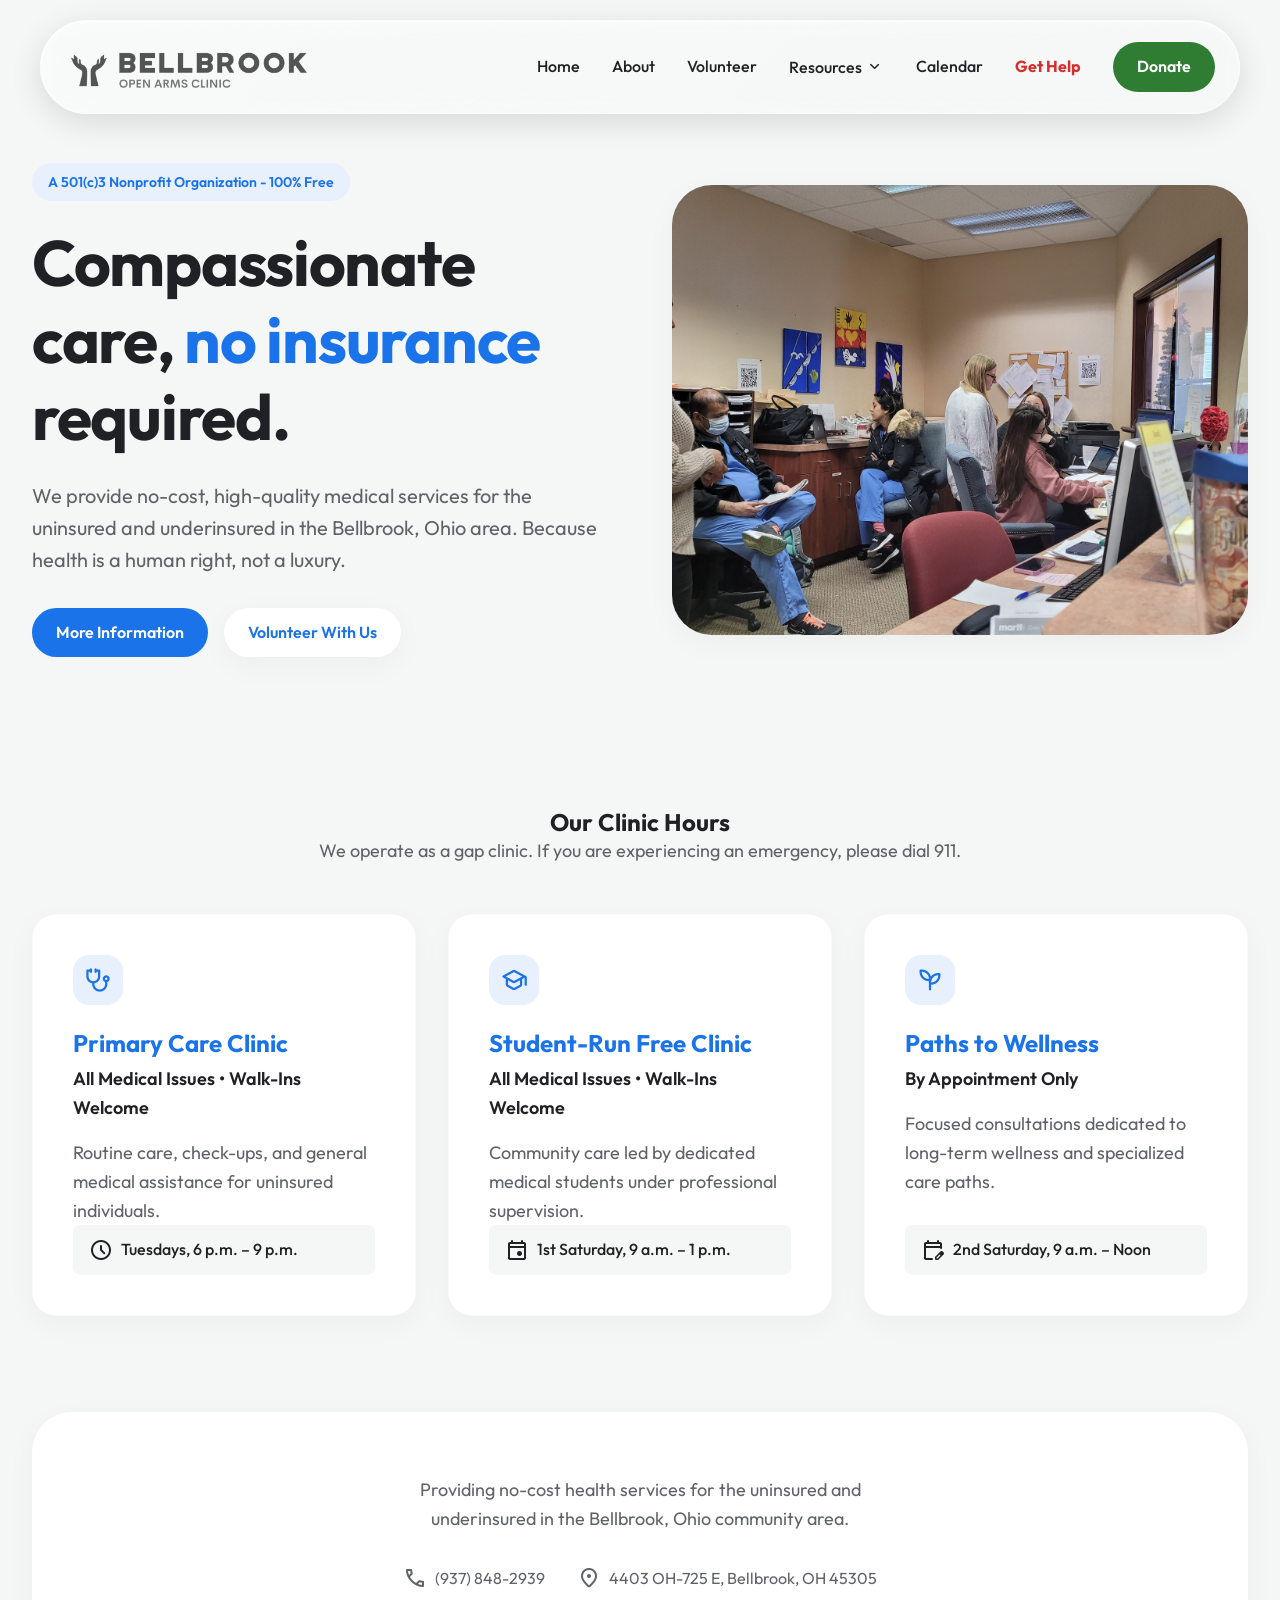
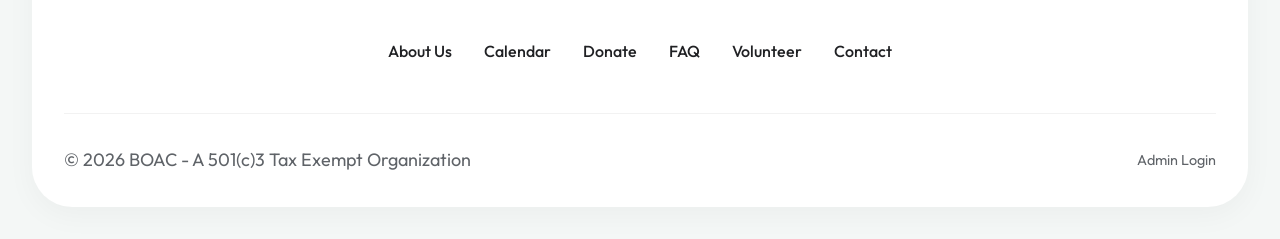
<file: index.html>
<!DOCTYPE html>
<html lang="en">
<head>
    <meta charset="UTF-8">
    <meta name="viewport" content="width=device-width, initial-scale=1.0">
    <title>Bellbrook Open Arms Clinic</title>
    
    <link rel="preconnect" href="https://fonts.googleapis.com">
    <link rel="preconnect" href="https://fonts.gstatic.com" crossorigin>
    <link href="https://fonts.googleapis.com/css2?family=Outfit:wght@300;400;500;600;700&display=swap" rel="stylesheet">
    <link href="https://fonts.googleapis.com/css2?family=Material+Symbols+Rounded:opsz,wght,FILL,GRAD@48,400,0,0" rel="stylesheet">
    
    <link rel="stylesheet" href="assets/css/general.css">
    <link rel="stylesheet" href="assets/css/navbar.css">
    <link rel="stylesheet" href="assets/css/footer.css">

    <style>
        main { padding-top: 140px; max-width: 1400px; margin: 0 auto; padding-inline: 2rem; }
.hero-image-island img {
    width: 100%;
    height: 100%;
    object-fit: cover; /* This is the magic line */
    object-position: center; /* Keeps the focus in the middle */
    display: block;
}
        .hero { display: grid; grid-template-columns: 1fr 1fr; gap: 4rem; align-items: center; min-height: 60vh; margin-bottom: 4rem; }
        .hero h1 { font-size: clamp(2.5rem, 5vw, 4rem); letter-spacing: -0.02em; margin-bottom: 1.5rem; }
        .hero h1 span { color: var(--primary); }
        .hero p { font-size: 1.25rem; margin-bottom: 2rem; }
        .chip { display: inline-block; padding: 0.5rem 1rem; background: var(--primary-light); color: var(--primary); border-radius: 50px; font-weight: 600; font-size: 0.875rem; margin-bottom: 1.5rem; }
        .hero-actions { display: flex; gap: 1rem; flex-wrap: wrap; }
        .hero-image-island { background: linear-gradient(135deg, var(--primary-light), #ffffff); height: 450px; border-radius: var(--radius-lg); display: flex; align-items: center; justify-content: center; box-shadow: var(--shadow-soft); overflow: hidden; }
        .hero-icon { font-size: 180px; color: var(--primary); opacity: 0.15; }

        .hours-section { padding: 4rem 0; }
        .section-header { text-align: center; margin-bottom: 3rem; }
        .hours-grid { display: grid; grid-template-columns: repeat(auto-fit, minmax(300px, 1fr)); gap: 2rem; }
        .hour-card { background: var(--surface-color); padding: 2.5rem; border-radius: var(--radius-md); box-shadow: var(--shadow-soft); transition: var(--transition-snappy); border: 1px solid rgba(0,0,0,0.02); display: flex; flex-direction: column; height: 100%; }
        .hour-card:hover { transform: translateY(-8px); box-shadow: var(--shadow-hover); }
        .card-icon { width: 50px; height: 50px; background: var(--primary-light); color: var(--primary); border-radius: 16px; display: flex; align-items: center; justify-content: center; margin-bottom: 1.5rem; }
        .card-icon span { font-size: 28px; }
        .hour-card h3 { font-size: 1.5rem; margin-bottom: 0.5rem; color: var(--primary); }
        .hour-card .audience { font-weight: 600; margin-bottom: 1rem; color: var(--text-main); }
        .hour-card .time { display: inline-flex; align-items: center; gap: 0.5rem; background: var(--bg-color); padding: 0.75rem 1rem; border-radius: 8px; font-weight: 500; margin-top: auto; }

        @media (max-width: 968px) { .hero { grid-template-columns: 1fr; text-align: center; } .hero-image-island { height: 300px; } .hero-actions { justify-content: center; } }

        /* Simple animation utility classes */
        .slide-up { opacity: 0; transform: translateY(30px); transition: all 0.8s ease-out; }
        .slide-up.visible { opacity: 1; transform: translateY(0); }
    </style>
</head>
<body>
    <header class="island-nav">
        <div class="nav-container">
            <a href="index.html" class="logo-icon" aria-label="Bellbrook Open Arms Clinic Home">
                 <img src="assets/images/logo.png" width="250" alt="BOAC Logo">
            </a>
            
            <nav class="desktop-menu" aria-label="Main Navigation">
                <a href="index.html">Home</a>
                <a href="about.html">About</a>
                <a href="volunteer.html">Volunteer</a>
                
                <div class="dropdown">
                    <button class="dropdown-toggle" aria-haspopup="true" aria-expanded="false">
                        Resources <span class="material-symbols-rounded" style="font-size: 1.2rem;">expand_more</span>
                    </button>
                    <div class="dropdown-menu" role="menu">
                        <a href="articles.html" role="menuitem">Articles</a>
                        <a href="podcasts.html" role="menuitem">Podcasts</a>
                    </div>
                </div>

                <a href="calendar.html">Calendar</a>
                <a href="help.html" class="get-help">Get Help</a>
                <a href="donate.html" class="btn-donate">Donate</a>
            </nav>

            <button class="mobile-toggle" aria-label="Toggle navigation menu" aria-expanded="false">
                <span class="material-symbols-rounded icon-menu">menu</span>
                <span class="material-symbols-rounded icon-close">close</span>
            </button>
        </div>
    </header>

    <div class="mobile-overlay" aria-hidden="true">
        <nav class="mobile-menu">
            <a href="index.html" style="transition-delay: 0.1s">Home</a>
            <a href="about.html" style="transition-delay: 0.15s">About</a>
            <a href="volunteer.html" style="transition-delay: 0.2s">Volunteer</a>
            
            <div class="dropdown" style="transition-delay: 0.25s">
                <button class="dropdown-toggle" aria-haspopup="true" aria-expanded="false">
                    Resources <span class="material-symbols-rounded">expand_more</span>
                </button>
                <div class="dropdown-menu">
                    <a href="articles.html">Articles</a>
                    <a href="podcasts.html">Podcasts</a>
                </div>
            </div>

            <a href="calendar.html" style="transition-delay: 0.3s">Calendar</a>
            <a href="donate.html" class="btn-donate" style="transition-delay: 0.35s">Donate</a>
            <a href="help.html" class="get-help" style="transition-delay: 0.4s">Get Help</a>
        </nav>
    </div>

    <main>
        <section class="hero slide-up">
            <div class="hero-content">
                <div class="chip">A 501(c)3 Nonprofit Organization - 100% Free</div>
                <h1>Compassionate care, <span>no insurance</span> required.</h1>
                <p>We provide no-cost, high-quality medical services for the uninsured and underinsured in the Bellbrook, Ohio area. Because health is a human right, not a luxury.</p>
                <div class="hero-actions">
                    <a href="help.html" class="btn-primary">More Information</a>
                    <a href="volunteer.html" class="btn-secondary">Volunteer With Us</a>
                </div>
            </div>
            <div class="hero-image-container">
                <div class="hero-image-island">
                    <img src="assets\images\hero.jpg">
                </div>
            </div>
        </section>

        <section class="hours-section slide-up">
            <div class="section-header">
                <h2>Our Clinic Hours</h2>
                <p>We operate as a gap clinic. If you are experiencing an emergency, please dial 911.</p>
            </div>
            
            <div class="hours-grid">
                <div class="hour-card">
                    <div class="card-icon"><span class="material-symbols-rounded">stethoscope</span></div>
                    <h3>Primary Care Clinic</h3>
                    <p class="audience">All Medical Issues • Walk-Ins Welcome</p>
                    <p>Routine care, check-ups, and general medical assistance for uninsured individuals.</p>
                    <div class="time">
                        <span class="material-symbols-rounded">schedule</span>
                        Tuesdays, 6 p.m. – 9 p.m.
                    </div>
                </div>

                <div class="hour-card">
                    <div class="card-icon"><span class="material-symbols-rounded">school</span></div>
                    <h3>Student-Run Free Clinic</h3>
                    <p class="audience">All Medical Issues • Walk-Ins Welcome</p>
                    <p>Community care led by dedicated medical students under professional supervision.</p>
                    <div class="time">
                        <span class="material-symbols-rounded">event</span>
                        1st Saturday, 9 a.m. – 1 p.m.
                    </div>
                </div>

                <div class="hour-card">
                    <div class="card-icon"><span class="material-symbols-rounded">psychiatry</span></div>
                    <h3>Paths to Wellness</h3>
                    <p class="audience">By Appointment Only</p>
                    <p>Focused consultations dedicated to long-term wellness and specialized care paths.</p>
                    <div class="time">
                        <span class="material-symbols-rounded">edit_calendar</span>
                        2nd Saturday, 9 a.m. – Noon
                    </div>
                </div>
            </div>
        </section>
    </main>

    <div class="footer-wrapper">
        <footer class="island-footer">
            <div class="footer-content">
                <div class="footer-brand">
                    <p>Providing no-cost health services for the uninsured and underinsured in the Bellbrook, Ohio community area.</p>
                </div>
                
                <div class="footer-contact">
                    <p><span class="material-symbols-rounded">phone</span> (937) 848-2939</p>
                    <p><span class="material-symbols-rounded">location_on</span> 4403 OH-725 E, Bellbrook, OH 45305</p>
                </div>
                
                <div class="footer-links">
                    <a href="#">About Us</a>
                    <a href="#">Calendar</a>
                    <a href="#">Donate</a>
                    <a href="#">FAQ</a>
                    <a href="#">Volunteer</a>
                    <a href="#">Contact</a>
                </div>
            </div>
            <div class="footer-bottom">
                <p>&copy; 2026 BOAC - A 501(c)3 Tax Exempt Organization</p>
                <div class="legal-links">
                    <a href="#">Admin Login</a>
                </div>
            </div>
        </footer>
    </div>

    <svg style="width: 0; height: 0; position: absolute;" aria-hidden="true" focusable="false">
        <filter id="liquid-glass-refraction" color-interpolation-filters="sRGB">
            <feTurbulence type="fractalNoise" baseFrequency="0.05" numOctaves="1" result="noise" />
            <feGaussianBlur in="noise" stdDeviation="1" result="blurredNoise" />
            <feDisplacementMap in="SourceGraphic" in2="blurredNoise" scale="8" xChannelSelector="R" yChannelSelector="G" result="displacement" />
        </filter>
    </svg>

    <script src="assets/js/navbar.js"></script>

    <script>
        document.addEventListener('DOMContentLoaded', () => {
            const scrollObserver = new IntersectionObserver((entries, observer) => {
                entries.forEach(entry => {
                    if (entry.isIntersecting) {
                        entry.target.classList.add('visible');
                        observer.unobserve(entry.target);
                    }
                });
            }, { threshold: 0.15 });

            document.querySelectorAll('.slide-up').forEach(el => scrollObserver.observe(el));
        });
    </script>
</body>
</html>
</file>
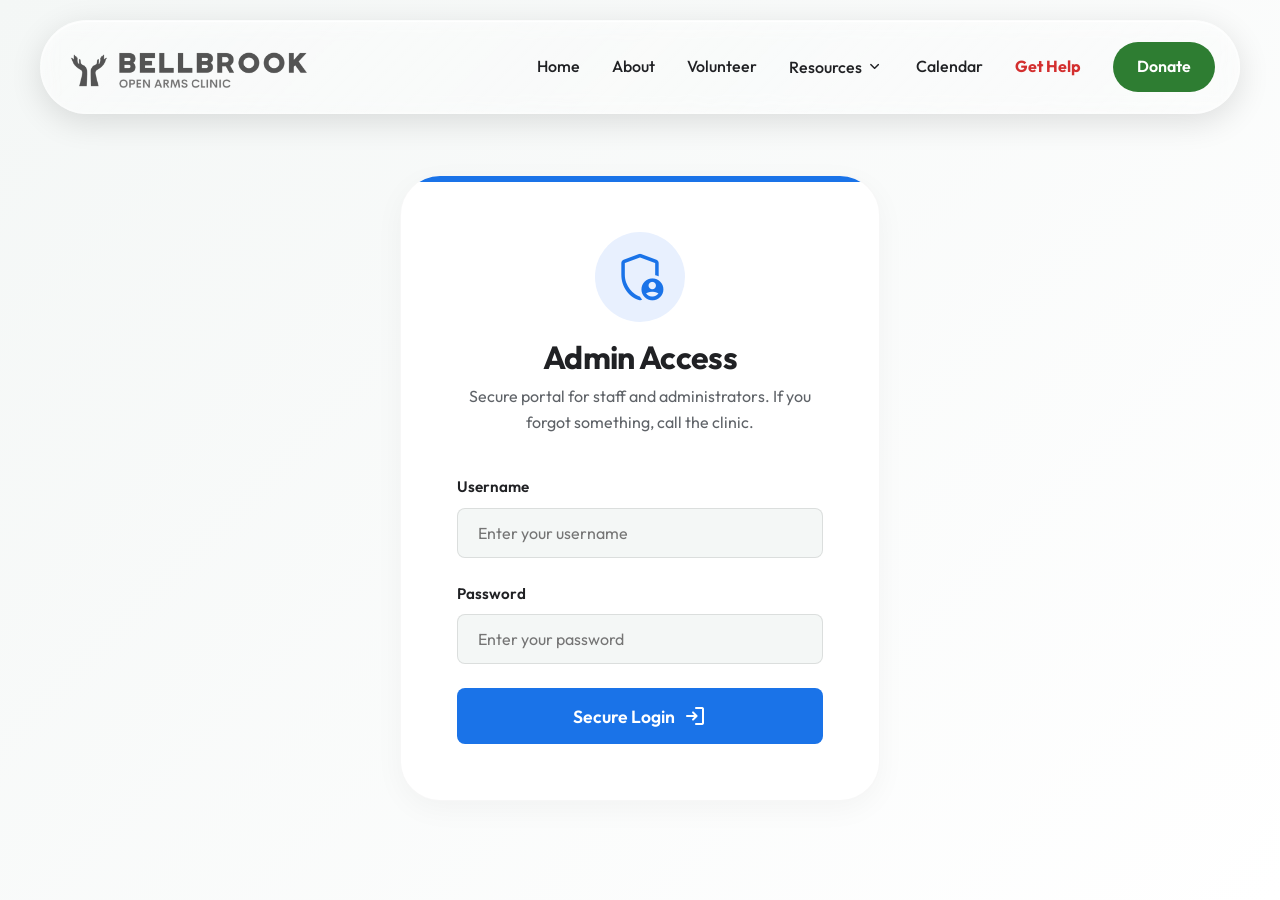
<file: adminlogin.html>
<!DOCTYPE html>
<html lang="en">
<head>
    <meta charset="UTF-8">
    <meta name="viewport" content="width=device-width, initial-scale=1.0">
    <title>Admin Login | Bellbrook Open Arms Clinic</title>
    
    <link rel="preconnect" href="https://fonts.googleapis.com">
    <link rel="preconnect" href="https://fonts.gstatic.com" crossorigin>
    <link href="https://fonts.googleapis.com/css2?family=Outfit:wght@300;400;500;600;700&display=swap" rel="stylesheet">
    <link href="https://fonts.googleapis.com/css2?family=Material+Symbols+Rounded:opsz,wght,FILL,GRAD@48,400,0,0" rel="stylesheet">
    
    <link rel="stylesheet" href="assets/css/general.css">
    <link rel="stylesheet" href="assets/css/navbar.css">
    <style>
        /* Page Specific Styles */
        body {
            /* Ensures the background fills the screen nicely without the footer */
            min-height: 100vh;
            display: flex;
            flex-direction: column;
            background: linear-gradient(135deg, var(--bg-color, #f8f9fa), #ffffff);
        }

        main { 
            padding-top: 140px; 
            max-width: 1400px; 
            margin: 0 auto; 
            padding-inline: 2rem; 
            flex-grow: 1; /* Pushes content to center if needed */
            display: flex;
            align-items: center;
            justify-content: center;
            width: 100%;
            box-sizing: border-box;
        }

        .login-container {
            background: var(--surface-color, #ffffff);
            padding: 3.5rem;
            border-radius: var(--radius-lg, 24px);
            box-shadow: var(--shadow-soft, 0 10px 30px rgba(0,0,0,0.05));
            width: 100%;
            max-width: 480px;
            border: 1px solid rgba(0,0,0,0.03);
            text-align: center;
            position: relative;
            overflow: hidden;
            margin-bottom: 4rem;
        }

        .login-container::before {
            content: '';
            position: absolute;
            top: 0;
            left: 0;
            width: 100%;
            height: 6px;
            background: var(--primary, #0056b3);
        }

        .login-icon {
            font-size: 56px;
            color: var(--primary, #0056b3);
            margin-bottom: 1rem;
            background: var(--primary-light, #e6f0ff);
            width: 90px;
            height: 90px;
            line-height: 90px;
            border-radius: 50%;
            display: inline-block;
        }

        .login-container h1 {
            font-size: 2rem;
            letter-spacing: -0.02em;
            margin-bottom: 0.5rem;
            color: var(--text-main, #333);
        }

        .login-container p {
            color: var(--text-muted, #666);
            margin-bottom: 2.5rem;
            font-size: 1rem;
        }

        .form-group {
            margin-bottom: 1.5rem;
            text-align: left;
        }

        .form-group label {
            display: block;
            margin-bottom: 0.5rem;
            font-weight: 600;
            color: var(--text-main, #333);
            font-size: 0.95rem;
        }

        .form-group input {
            width: 100%;
            padding: 0.875rem 1.25rem;
            border: 1.5px solid rgba(0,0,0,0.1);
            border-radius: 8px;
            font-family: inherit;
            font-size: 1rem;
            transition: all 0.2s ease;
            box-sizing: border-box;
            background: var(--bg-color, #fdfdfd);
        }

        .form-group input:focus {
            outline: none;
            border-color: var(--primary, #0056b3);
            box-shadow: 0 0 0 4px rgba(0, 86, 179, 0.1);
            background: #ffffff;
        }

        .btn-submit {
            width: 100%;
            padding: 1rem;
            background: var(--primary, #0056b3);
            color: white;
            border: none;
            border-radius: 8px;
            font-size: 1.1rem;
            font-weight: 600;
            font-family: inherit;
            cursor: pointer;
            transition: all 0.3s ease;
            margin-top: 1rem;
            display: flex;
            align-items: center;
            justify-content: center;
            gap: 0.5rem;
        }

        .btn-submit:hover {
            transform: translateY(-2px);
            box-shadow: var(--shadow-hover, 0 8px 20px rgba(0, 86, 179, 0.25));
        }


        /* Animation Classes */
        .fade-in-up {
            opacity: 0;
            transform: translateY(20px);
            animation: fadeInUp 0.6s ease-out forwards;
        }

        @keyframes fadeInUp {
            from { opacity: 0; transform: translateY(30px); }
            to { opacity: 1; transform: translateY(0); }
        }

        @media (max-width: 480px) {
            .login-container {
                padding: 2rem 1.5rem;
            }
        }
    </style>
</head>
<body>
    <header class="island-nav">
        <div class="nav-container">
            <a href="index.html" class="logo-icon" aria-label="Bellbrook Open Arms Clinic Home">
                 <img src="assets/images/logo.png" width="250" alt="BOAC Logo">
            </a>
            
            <nav class="desktop-menu" aria-label="Main Navigation">
                <a href="index.html">Home</a>
                <a href="about.html">About</a>
                <a href="volunteer.html">Volunteer</a>
                
                <div class="dropdown">
                    <button class="dropdown-toggle" aria-haspopup="true" aria-expanded="false">
                        Resources <span class="material-symbols-rounded" style="font-size: 1.2rem;">expand_more</span>
                    </button>
                    <div class="dropdown-menu" role="menu">
                        <a href="articles.html" role="menuitem">Articles</a>
                        <a href="podcasts.html" role="menuitem">Podcasts</a>
                    </div>
                </div>

                <a href="calendar.html">Calendar</a>
                <a href="help.html" class="get-help">Get Help</a>
                <a href="donate.html" class="btn-donate">Donate</a>
            </nav>

            <button class="mobile-toggle" aria-label="Toggle navigation menu" aria-expanded="false">
                <span class="material-symbols-rounded icon-menu">menu</span>
                <span class="material-symbols-rounded icon-close">close</span>
            </button>
        </div>
    </header>

    <div class="mobile-overlay" aria-hidden="true">
        <nav class="mobile-menu">
            <a href="index.html" style="transition-delay: 0.1s">Home</a>
            <a href="about.html" style="transition-delay: 0.15s">About</a>
            <a href="volunteer.html" style="transition-delay: 0.2s">Volunteer</a>
            
            <div class="dropdown" style="transition-delay: 0.25s">
                <button class="dropdown-toggle" aria-haspopup="true" aria-expanded="false">
                    Resources <span class="material-symbols-rounded">expand_more</span>
                </button>
                <div class="dropdown-menu">
                    <a href="articles.html">Articles</a>
                    <a href="podcasts.html">Podcasts</a>
                </div>
            </div>

            <a href="calendar.html" style="transition-delay: 0.3s">Calendar</a>
            <a href="donate.html" class="btn-donate" style="transition-delay: 0.35s">Donate</a>
            <a href="help.html" class="get-help" style="transition-delay: 0.4s">Get Help</a>
        </nav>
    </div>

    <main>
        <div class="login-container fade-in-up">
            <span class="material-symbols-rounded login-icon">admin_panel_settings</span>
            <h1>Admin Access</h1>
            <p>Secure portal for staff and administrators. If you forgot something, call the clinic.</p>
            
            <form action="backend/login-process.php" method="POST" id="adminLoginForm">
                <div class="form-group">
                    <label for="admin_username">Username</label>
                    <input type="text" id="admin_username" name="username" required autocomplete="username" placeholder="Enter your username">
                </div>
                
                <div class="form-group">
                    <label for="admin_password">Password</label>
                    <input type="password" id="admin_password" name="password" required autocomplete="current-password" placeholder="Enter your password">
                </div>
                
                <button type="submit" class="btn-submit">
                    Secure Login
                    <span class="material-symbols-rounded">login</span>
                </button>
            </form>
        </div>
    </main>

    <svg style="width: 0; height: 0; position: absolute;" aria-hidden="true" focusable="false">
        <filter id="liquid-glass-refraction" color-interpolation-filters="sRGB">
            <feTurbulence type="fractalNoise" baseFrequency="0.05" numOctaves="1" result="noise" />
            <feGaussianBlur in="noise" stdDeviation="1" result="blurredNoise" />
            <feDisplacementMap in="SourceGraphic" in2="blurredNoise" scale="8" xChannelSelector="R" yChannelSelector="G" result="displacement" />
        </filter>
    </svg>

    <script src="assets/js/navbar.js"></script>

    <script>
        document.addEventListener('DOMContentLoaded', () => {
            const loginForm = document.getElementById('adminLoginForm');
            
            loginForm.addEventListener('submit', (e) => {
                // You can add basic frontend validation here if needed.
                // The actual authentication will be handled by the PHP backend via the POST request.
                const btn = loginForm.querySelector('.btn-submit');
                btn.innerHTML = '<span class="material-symbols-rounded" style="animation: spin 1s linear infinite;">autorenew</span> Authenticating...';
                btn.style.opacity = '0.8';
                btn.style.pointerEvents = 'none';
            });
        });
    </script>
    
    <style>
        @keyframes spin {
            100% { transform: rotate(360deg); }
        }
    </style>
</body>
</html>
</file>
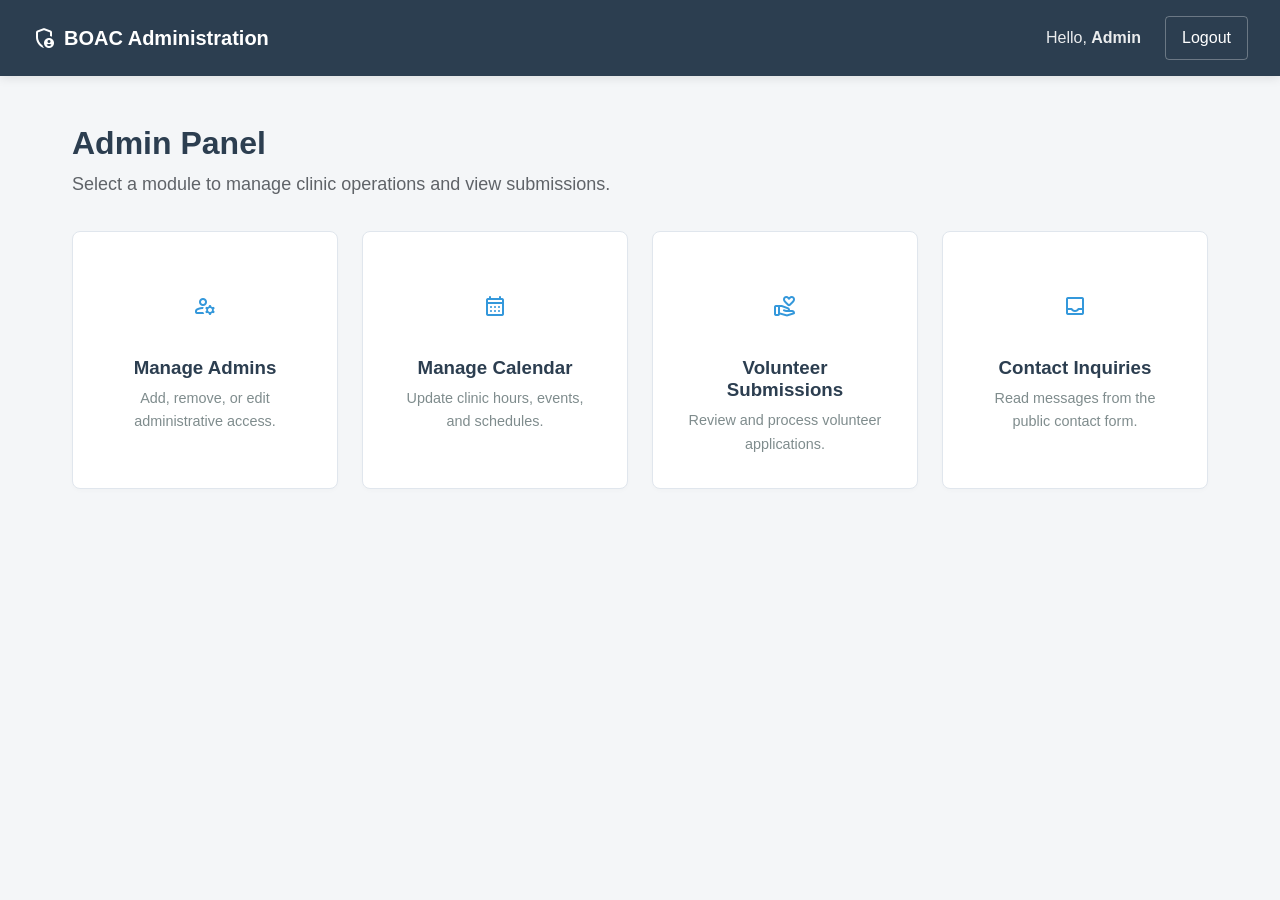
<file: adminpanel.html>
<!DOCTYPE html>
<html lang="en">
<head>
    <meta charset="UTF-8">
    <meta name="viewport" content="width=device-width, initial-scale=1.0">
    <title>Admin Dashboard - BOAC</title>
    
    <link rel="preconnect" href="https://fonts.googleapis.com">
    <link rel="preconnect" href="https://fonts.gstatic.com" crossorigin>
    <link href="https://fonts.googleapis.com/css2?family=Outfit:wght@300;400;500;600;700&display=swap" rel="stylesheet">
    <link href="https://fonts.googleapis.com/css2?family=Material+Symbols+Rounded:opsz,wght,FILL,GRAD@48,400,0,0" rel="stylesheet">
    
    <link rel="stylesheet" href="assets/css/general.css">

    <style>
        /* Admin Specific Styling - Overrides general public styles */
        :root {
            --admin-bg: #f4f6f8;
            --admin-surface: #ffffff;
            --admin-primary: #2c3e50;
            --admin-secondary: #34495e;
            --admin-accent: #3498db;
            --admin-text: #333333;
            --admin-text-light: #7f8c8d;
            --admin-border: #e0e6ed;
        }

        body {
            background-color: var(--admin-bg);
            font-family: 'Arial', sans-serif;
            color: var(--admin-text);
            margin: 0;
            padding: 0;
        }

        /* Top Bar */
        .admin-topbar {
            background-color: var(--admin-primary);
            color: white;
            padding: 1rem 2rem;
            display: flex;
            justify-content: space-between;
            align-items: center;
            box-shadow: 0 2px 10px rgba(0,0,0,0.1);
            position: sticky;
            top: 0;
            z-index: 100;
        }

        .admin-brand {
            font-weight: 600;
            font-size: 1.25rem;
            display: flex;
            align-items: center;
            gap: 0.5rem;
        }

        .admin-user-controls {
            display: flex;
            align-items: center;
            gap: 1.5rem;
        }

        .greeting {
            font-weight: 400;
            opacity: 0.9;
        }

        .btn-logout {
            background-color: transparent;
            color: white;
            border: 1px solid rgba(255,255,255,0.3);
            padding: 0.5rem 1rem;
            border-radius: 4px;
            cursor: pointer;
            font-family: inherit;
            font-weight: 500;
            transition: all 0.2s ease;
            text-decoration: none;
        }

        .btn-logout:hover {
            background-color: rgba(255,255,255,0.1);
            border-color: white;
        }

        /* Dashboard Grid */
        .admin-container {
            max-width: 1200px;
            margin: 3rem auto;
            padding: 0 2rem;
        }

        .dashboard-header {
            margin-bottom: 2rem;
        }

        .dashboard-header h1 {
            font-size: 2rem;
            color: var(--admin-primary);
            margin: 0 0 0.5rem 0;
        }

        .dashboard-grid {
            display: grid;
            grid-template-columns: repeat(auto-fit, minmax(250px, 1fr));
            gap: 1.5rem;
        }

        .dashboard-card {
            background: var(--admin-surface);
            border: 1px solid var(--admin-border);
            border-radius: 8px;
            padding: 2rem;
            text-align: center;
            cursor: pointer;
            transition: transform 0.2s ease, box-shadow 0.2s ease;
            box-shadow: 0 2px 4px rgba(0,0,0,0.02);
        }

        .dashboard-card:hover {
            transform: translateY(-4px);
            box-shadow: 0 8px 16px rgba(0,0,0,0.08);
            border-color: var(--admin-accent);
        }

        .card-icon {
            font-size: 3rem;
            color: var(--admin-accent);
            margin-bottom: 1rem;
        }

        .dashboard-card h3 {
            margin: 0 0 0.5rem 0;
            color: var(--admin-primary);
        }

        .dashboard-card p {
            color: var(--admin-text-light);
            font-size: 0.9rem;
            margin: 0;
        }

        /* Modals */
        .modal-overlay {
            position: fixed;
            top: 0;
            left: 0;
            width: 100%;
            height: 100%;
            background: rgba(0, 0, 0, 0.6);
            backdrop-filter: blur(3px);
            display: flex;
            align-items: center;
            justify-content: center;
            opacity: 0;
            visibility: hidden;
            transition: all 0.3s ease;
            z-index: 1000;
        }

        .modal-overlay.active {
            opacity: 1;
            visibility: visible;
        }

        .modal-content {
            background: var(--admin-surface);
            width: 90%;
            max-width: 800px;
            max-height: 85vh;
            border-radius: 8px;
            box-shadow: 0 20px 40px rgba(0,0,0,0.2);
            display: flex;
            flex-direction: column;
            transform: translateY(20px);
            transition: transform 0.3s ease;
            overflow: hidden;
        }

        .modal-overlay.active .modal-content {
            transform: translateY(0);
        }

        .modal-header {
            padding: 1.5rem 2rem;
            border-bottom: 1px solid var(--admin-border);
            display: flex;
            justify-content: space-between;
            align-items: center;
            background: #fafbfc;
        }

        .modal-header h2 {
            margin: 0;
            font-size: 1.25rem;
            color: var(--admin-primary);
        }

        .close-modal {
            background: none;
            border: none;
            font-size: 1.5rem;
            cursor: pointer;
            color: var(--admin-text-light);
            transition: color 0.2s;
        }

        .close-modal:hover {
            color: #e74c3c;
        }

        .modal-body {
            padding: 2rem;
            overflow-y: auto;
        }

        /* Tables & Forms inside Modals */
        .admin-table {
            width: 100%;
            border-collapse: collapse;
            margin-top: 1rem;
        }

        .admin-table th, .admin-table td {
            padding: 1rem;
            text-align: left;
            border-bottom: 1px solid var(--admin-border);
        }

        .admin-table th {
            font-weight: 600;
            color: var(--admin-secondary);
            background: #f9fbfd;
        }

        .admin-table tr:hover {
            background: #f4f6f8;
        }

        .badge {
            padding: 0.25rem 0.5rem;
            border-radius: 4px;
            font-size: 0.8rem;
            font-weight: 600;
        }
        .badge.new { background: #e8f5e9; color: #2ecc71; }
        .badge.read { background: #f0f2f5; color: #95a5a6; }

        .admin-form .form-group {
            margin-bottom: 1.5rem;
        }

        .admin-form label {
            display: block;
            margin-bottom: 0.5rem;
            font-weight: 500;
            color: var(--admin-secondary);
        }

        .admin-form input, .admin-form textarea, .admin-form select {
            width: 100%;
            padding: 0.75rem;
            border: 1px solid var(--admin-border);
            border-radius: 4px;
            font-family: inherit;
            box-sizing: border-box;
        }

        .admin-form input:focus, .admin-form textarea:focus {
            outline: none;
            border-color: var(--admin-accent);
            box-shadow: 0 0 0 3px rgba(52, 152, 219, 0.1);
        }

        .btn-submit {
            background: var(--admin-accent);
            color: white;
            border: none;
            padding: 0.75rem 1.5rem;
            border-radius: 4px;
            font-weight: 600;
            cursor: pointer;
            transition: background 0.2s;
        }

        .btn-submit:hover {
            background: #2980b9;
        }

        .btn-danger {
            background: #e74c3c;
            color: white;
            border: none;
            padding: 0.4rem 0.8rem;
            border-radius: 4px;
            cursor: pointer;
            font-size: 0.85rem;
        }
    </style>
</head>
<body>

    <nav class="admin-topbar">
        <div class="admin-brand">
            <span class="material-symbols-rounded">admin_panel_settings</span>
            BOAC Administration
        </div>
        <div class="admin-user-controls">
            <span class="greeting">Hello, <strong>Admin</strong></span>
            <a href="index.html" class="btn-logout">Logout</a>
        </div>
    </nav>

    <main class="admin-container">
        <div class="dashboard-header">
            <h1>Admin Panel</h1>
            <p>Select a module to manage clinic operations and view submissions.</p>
        </div>

        <div class="dashboard-grid">
            <div class="dashboard-card" onclick="openModal('modal-admins')">
                <div class="card-icon"><span class="material-symbols-rounded">manage_accounts</span></div>
                <h3>Manage Admins</h3>
                <p>Add, remove, or edit administrative access.</p>
            </div>

            <div class="dashboard-card" onclick="openModal('modal-calendar')">
                <div class="card-icon"><span class="material-symbols-rounded">calendar_month</span></div>
                <h3>Manage Calendar</h3>
                <p>Update clinic hours, events, and schedules.</p>
            </div>

            <div class="dashboard-card" onclick="openModal('modal-volunteers')">
                <div class="card-icon"><span class="material-symbols-rounded">volunteer_activism</span></div>
                <h3>Volunteer Submissions</h3>
                <p>Review and process volunteer applications.</p>
            </div>

            <div class="dashboard-card" onclick="openModal('modal-contact')">
                <div class="card-icon"><span class="material-symbols-rounded">inbox</span></div>
                <h3>Contact Inquiries</h3>
                <p>Read messages from the public contact form.</p>
            </div>
        </div>
    </main>

    <div id="modal-admins" class="modal-overlay">
        <div class="modal-content">
            <div class="modal-header">
                <h2>Manage System Administrators</h2>
                <button class="close-modal" onclick="closeModal('modal-admins')"><span class="material-symbols-rounded">close</span></button>
            </div>
            <div class="modal-body">
                <form class="admin-form" style="display: grid; grid-template-columns: 1fr 1fr auto; gap: 1rem; align-items: end; margin-bottom: 2rem; background: #f9fbfd; padding: 1.5rem; border-radius: 8px;">
                    <div class="form-group" style="margin-bottom: 0;">
                        <label>New Admin Name</label>
                        <input type="text" name="admin_name" required>
                    </div>
                    <div class="form-group" style="margin-bottom: 0;">
                        <label>Email Address</label>
                        <input type="email" name="admin_email" required>
                    </div>
                    <button type="submit" class="btn-submit">Add Admin</button>
                </form>

                <table class="admin-table">
                    <thead>
                        <tr>
                            <th>Name</th>
                            <th>Email</th>
                            <th>Role</th>
                            <th>Action</th>
                        </tr>
                    </thead>
                    <tbody>
                        <tr>
                            <td>Jane Doe</td>
                            <td>jane@bellbrookclinic.org</td>
                            <td>Super Admin</td>
                            <td><button class="btn-danger" disabled style="opacity: 0.5;">Cannot Delete</button></td>
                        </tr>
                        <tr>
                            <td>John Smith</td>
                            <td>john@bellbrookclinic.org</td>
                            <td>Editor</td>
                            <td><button class="btn-danger">Revoke</button></td>
                        </tr>
                    </tbody>
                </table>
            </div>
        </div>
    </div>

    <div id="modal-calendar" class="modal-overlay">
        <div class="modal-content">
            <div class="modal-header">
                <h2>Add / Update Calendar Event</h2>
                <button class="close-modal" onclick="closeModal('modal-calendar')"><span class="material-symbols-rounded">close</span></button>
            </div>
            <div class="modal-body">
                <form class="admin-form">
                    <div class="form-group">
                        <label>Event Title</label>
                        <input type="text" name="event_title" placeholder="e.g., Dental Pop-Up Clinic" required>
                    </div>
                    <div style="display: grid; grid-template-columns: 1fr 1fr; gap: 1rem;">
                        <div class="form-group">
                            <label>Date</label>
                            <input type="date" name="event_date" required>
                        </div>
                        <div class="form-group">
                            <label>Time</label>
                            <input type="time" name="event_time" required>
                        </div>
                    </div>
                    <div class="form-group">
                        <label>Event Description</label>
                        <textarea name="event_desc" rows="3" placeholder="Additional details..." required></textarea>
                    </div>
                    <button type="submit" class="btn-submit" style="width: 100%;">Publish to Calendar</button>
                </form>
            </div>
        </div>
    </div>

    <div id="modal-volunteers" class="modal-overlay">
        <div class="modal-content" style="max-width: 1000px;">
            <div class="modal-header">
                <h2>Volunteer Applications</h2>
                <button class="close-modal" onclick="closeModal('modal-volunteers')"><span class="material-symbols-rounded">close</span></button>
            </div>
            <div class="modal-body">
                <table class="admin-table">
                    <thead>
                        <tr>
                            <th>Status</th>
                            <th>Applicant Name</th>
                            <th>Phone</th>
                            <th>Role Interest</th>
                            <th>Date Applied</th>
                            <th>Action</th>
                        </tr>
                    </thead>
                    <tbody>
                        <tr>
                            <td><span class="badge new">New</span></td>
                            <td>Sarah Jenkins</td>
                            <td>(937) 555-0192</td>
                            <td>Medical Student</td>
                            <td>Oct 24, 2026</td>
                            <td><button class="btn-submit" style="padding: 0.4rem 0.8rem; font-size: 0.85rem;">View Full</button></td>
                        </tr>
                        <tr>
                            <td><span class="badge read">Reviewed</span></td>
                            <td>Michael Chang</td>
                            <td>(937) 555-8831</td>
                            <td>Front Desk Admin</td>
                            <td>Oct 21, 2026</td>
                            <td><button class="btn-submit" style="padding: 0.4rem 0.8rem; font-size: 0.85rem;">View Full</button></td>
                        </tr>
                    </tbody>
                </table>
            </div>
        </div>
    </div>

    <div id="modal-contact" class="modal-overlay">
        <div class="modal-content" style="max-width: 1000px;">
            <div class="modal-header">
                <h2>Contact Form Messages</h2>
                <button class="close-modal" onclick="closeModal('modal-contact')"><span class="material-symbols-rounded">close</span></button>
            </div>
            <div class="modal-body">
                <table class="admin-table">
                    <thead>
                        <tr>
                            <th>Status</th>
                            <th>Sender</th>
                            <th>Subject</th>
                            <th>Date</th>
                            <th>Action</th>
                        </tr>
                    </thead>
                    <tbody>
                        <tr>
                            <td><span class="badge new">New</span></td>
                            <td>Emily Rogers <br><small style="color: #7f8c8d;">emily@example.com</small></td>
                            <td>Question about Tuesday Clinic</td>
                            <td>Today, 9:00 AM</td>
                            <td><button class="btn-submit" style="padding: 0.4rem 0.8rem; font-size: 0.85rem;">Read Msg</button></td>
                        </tr>
                        <tr>
                            <td><span class="badge read">Read</span></td>
                            <td>Local Pharmacy <br><small style="color: #7f8c8d;">info@localrx.com</small></td>
                            <td>Partnership Inquiry</td>
                            <td>Oct 23, 2026</td>
                            <td><button class="btn-submit" style="padding: 0.4rem 0.8rem; font-size: 0.85rem;">Read Msg</button></td>
                        </tr>
                    </tbody>
                </table>
            </div>
        </div>
    </div>

    <script>
        // Open Modal Function
        function openModal(modalId) {
            const modal = document.getElementById(modalId);
            if (modal) {
                modal.classList.add('active');
                // Prevent background scrolling
                document.body.style.overflow = 'hidden';
            }
        }

        // Close Modal Function
        function closeModal(modalId) {
            const modal = document.getElementById(modalId);
            if (modal) {
                modal.classList.remove('active');
                // Restore background scrolling
                document.body.style.overflow = 'auto';
            }
        }

        // Close modal when clicking outside the content box
        document.querySelectorAll('.modal-overlay').forEach(overlay => {
            overlay.addEventListener('click', function(e) {
                if (e.target === this) {
                    this.classList.remove('active');
                    document.body.style.overflow = 'auto';
                }
            });
        });

        // Close modal on Escape key press
        document.addEventListener('keydown', function(e) {
            if (e.key === 'Escape') {
                const activeModal = document.querySelector('.modal-overlay.active');
                if (activeModal) {
                    activeModal.classList.remove('active');
                    document.body.style.overflow = 'auto';
                }
            }
        });
    </script>
</body>
</html>
</file>
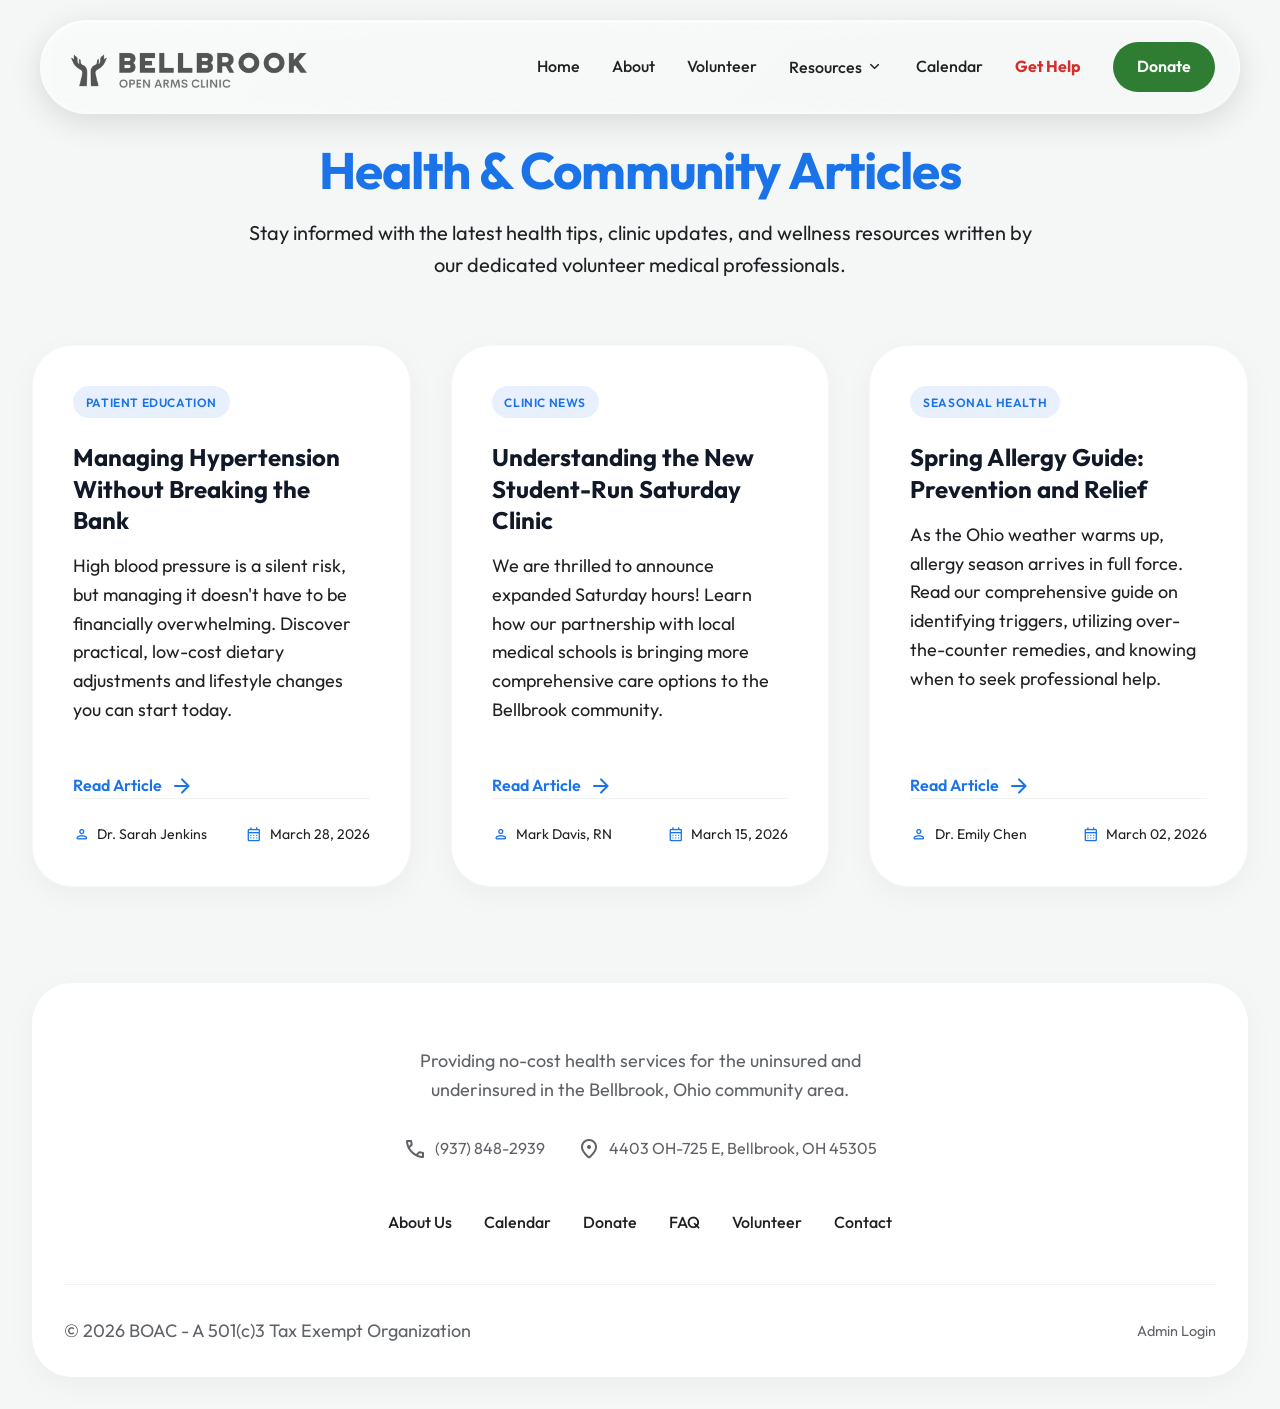
<file: articles.html>
<!DOCTYPE html>
<html lang="en">
<head>
    <meta charset="UTF-8">
    <meta name="viewport" content="width=device-width, initial-scale=1.0">
    <title>Articles & Resources | Bellbrook Open Arms Clinic</title>
    
    <link rel="preconnect" href="https://fonts.googleapis.com">
    <link rel="preconnect" href="https://fonts.gstatic.com" crossorigin>
    <link href="https://fonts.googleapis.com/css2?family=Outfit:wght@300;400;500;600;700&display=swap" rel="stylesheet">
    <link href="https://fonts.googleapis.com/css2?family=Material+Symbols+Rounded:opsz,wght,FILL,GRAD@48,400,0,0" rel="stylesheet">
    
    <link rel="stylesheet" href="assets/css/general.css">
    <link rel="stylesheet" href="assets/css/navbar.css">
    <link rel="stylesheet" href="assets/css/footer.css">

    <style>
        main { 
            padding-top: 140px; 
            max-width: 1400px; 
            margin: 0 auto; 
            padding-inline: 2rem; 
            min-height: 80vh;
            padding-bottom: 4rem;
        }

        /* Page Header Styles */
        .page-header { 
            text-align: center; 
            margin-bottom: 4rem; 
            max-width: 800px;
            margin-inline: auto;
        }
        .page-header h1 { 
            font-size: clamp(2.5rem, 4vw, 3.5rem); 
            letter-spacing: -0.02em; 
            margin-bottom: 1rem; 
            color: var(--primary);
        }
        .page-header p { 
            font-size: 1.25rem; 
            color: var(--text-main); 
            line-height: 1.6;
        }

        /* Articles Grid & Cards - Island Curvature Theme */
        .articles-grid { 
            display: grid; 
            grid-template-columns: repeat(auto-fill, minmax(350px, 1fr)); 
            gap: 2.5rem; 
        }
        
        .article-card { 
            background: var(--surface-color, #ffffff); 
            padding: 2.5rem; 
            border-radius: var(--radius-lg, 24px); 
            box-shadow: var(--shadow-soft, 0 10px 30px rgba(0,0,0,0.05)); 
            transition: var(--transition-snappy, all 0.3s cubic-bezier(0.2, 0.8, 0.2, 1)); 
            border: 1px solid rgba(0,0,0,0.03); 
            display: flex; 
            flex-direction: column; 
            height: 100%; 
            position: relative;
            overflow: hidden;
        }

        .article-card:hover { 
            transform: translateY(-8px); 
            box-shadow: var(--shadow-hover, 0 20px 40px rgba(0,0,0,0.08)); 
        }

        .article-card::before {
            content: '';
            position: absolute;
            top: 0;
            left: 0;
            width: 100%;
            height: 6px;
            background: linear-gradient(90deg, var(--primary-light, #e0f2fe), var(--primary, #0284c7));
            opacity: 0;
            transition: opacity 0.3s ease;
        }

        .article-card:hover::before {
            opacity: 1;
        }

        .article-category { 
            display: inline-block; 
            padding: 0.4rem 0.8rem; 
            background: var(--primary-light, #e0f2fe); 
            color: var(--primary, #0284c7); 
            border-radius: 50px; 
            font-weight: 600; 
            font-size: 0.75rem; 
            margin-bottom: 1.5rem; 
            align-self: flex-start;
            text-transform: uppercase;
            letter-spacing: 0.05em;
        }

        .article-title { 
            font-size: 1.5rem; 
            margin-bottom: 1rem; 
            color: var(--text-dark, #111827);
            line-height: 1.3;
        }

        .article-excerpt {
            color: var(--text-main, #4b5563);
            margin-bottom: 2rem;
            line-height: 1.6;
            flex-grow: 1;
        }

        .article-meta {
            display: flex;
            align-items: center;
            justify-content: space-between;
            border-top: 1px solid rgba(0,0,0,0.05);
            padding-top: 1.5rem;
            margin-top: auto;
            font-size: 0.875rem;
            color: var(--text-main, #6b7280);
        }

        .meta-item {
            display: flex;
            align-items: center;
            gap: 0.4rem;
        }

        .meta-item .material-symbols-rounded {
            font-size: 1.1rem;
            color: var(--primary, #0284c7);
        }

        .read-more {
            display: inline-flex;
            align-items: center;
            gap: 0.5rem;
            color: var(--primary, #0284c7);
            font-weight: 600;
            text-decoration: none;
            margin-top: 1rem;
            transition: gap 0.2s ease;
        }

        .read-more:hover {
            gap: 0.8rem;
        }

        @media (max-width: 768px) { 
            .articles-grid { grid-template-columns: 1fr; } 
            .article-card { padding: 2rem; }
        }

        /* Simple animation utility classes */
        .slide-up { opacity: 0; transform: translateY(30px); transition: all 0.8s ease-out; }
        .slide-up.visible { opacity: 1; transform: translateY(0); }
    </style>
</head>
<body>
    <header class="island-nav">
        <div class="nav-container">
            <a href="index.html" class="logo-icon" aria-label="Bellbrook Open Arms Clinic Home">
                 <img src="assets/images/logo.png" width="250" alt="BOAC Logo">
            </a>
            
            <nav class="desktop-menu" aria-label="Main Navigation">
                <a href="index.html">Home</a>
                <a href="about.html">About</a>
                <a href="volunteer.html">Volunteer</a>
                
                <div class="dropdown">
                    <button class="dropdown-toggle" aria-haspopup="true" aria-expanded="false">
                        Resources <span class="material-symbols-rounded" style="font-size: 1.2rem;">expand_more</span>
                    </button>
                    <div class="dropdown-menu" role="menu">
                        <a href="articles.html" role="menuitem">Articles</a>
                        <a href="podcasts.html" role="menuitem">Podcasts</a>
                    </div>
                </div>

                <a href="calendar.html">Calendar</a>
                <a href="help.html" class="get-help">Get Help</a>
                <a href="donate.html" class="btn-donate">Donate</a>
            </nav>

            <button class="mobile-toggle" aria-label="Toggle navigation menu" aria-expanded="false">
                <span class="material-symbols-rounded icon-menu">menu</span>
                <span class="material-symbols-rounded icon-close">close</span>
            </button>
        </div>
    </header>

    <div class="mobile-overlay" aria-hidden="true">
        <nav class="mobile-menu">
            <a href="index.html" style="transition-delay: 0.1s">Home</a>
            <a href="about.html" style="transition-delay: 0.15s">About</a>
            <a href="volunteer.html" style="transition-delay: 0.2s">Volunteer</a>
            
            <div class="dropdown" style="transition-delay: 0.25s">
                <button class="dropdown-toggle" aria-haspopup="true" aria-expanded="false">
                    Resources <span class="material-symbols-rounded">expand_more</span>
                </button>
                <div class="dropdown-menu">
                    <a href="articles.html">Articles</a>
                    <a href="podcasts.html">Podcasts</a>
                </div>
            </div>

            <a href="calendar.html" style="transition-delay: 0.3s">Calendar</a>
            <a href="donate.html" class="btn-donate" style="transition-delay: 0.35s">Donate</a>
            <a href="help.html" class="get-help" style="transition-delay: 0.4s">Get Help</a>
        </nav>
    </div>

    <main>
        <section class="page-header slide-up">
            <h1>Health & Community Articles</h1>
            <p>Stay informed with the latest health tips, clinic updates, and wellness resources written by our dedicated volunteer medical professionals.</p>
        </section>

        <section class="articles-grid" id="articles-container">
            </section>
    </main>

    <div class="footer-wrapper">
        <footer class="island-footer">
            <div class="footer-content">
                <div class="footer-brand">
                    <p>Providing no-cost health services for the uninsured and underinsured in the Bellbrook, Ohio community area.</p>
                </div>
                
                <div class="footer-contact">
                    <p><span class="material-symbols-rounded">phone</span> (937) 848-2939</p>
                    <p><span class="material-symbols-rounded">location_on</span> 4403 OH-725 E, Bellbrook, OH 45305</p>
                </div>
                
                <div class="footer-links">
                    <a href="#">About Us</a>
                    <a href="#">Calendar</a>
                    <a href="#">Donate</a>
                    <a href="#">FAQ</a>
                    <a href="#">Volunteer</a>
                    <a href="#">Contact</a>
                </div>
            </div>
            <div class="footer-bottom">
                <p>&copy; 2026 BOAC - A 501(c)3 Tax Exempt Organization</p>
                <div class="legal-links">
                    <a href="adminlogin.html">Admin Login</a>
                </div>
            </div>
        </footer>
    </div>

    <svg style="width: 0; height: 0; position: absolute;" aria-hidden="true" focusable="false">
        <filter id="liquid-glass-refraction" color-interpolation-filters="sRGB">
            <feTurbulence type="fractalNoise" baseFrequency="0.05" numOctaves="1" result="noise" />
            <feGaussianBlur in="noise" stdDeviation="1" result="blurredNoise" />
            <feDisplacementMap in="SourceGraphic" in2="blurredNoise" scale="8" xChannelSelector="R" yChannelSelector="G" result="displacement" />
        </filter>
    </svg>

    <script src="assets/js/navbar.js"></script>

    <script>
        // Mock JSON Data for the Articles Page
        const articlesData = [
            {
                id: 1,
                title: "Managing Hypertension Without Breaking the Bank",
                subject: "Patient Education",
                author: "Dr. Sarah Jenkins",
                date: "March 28, 2026",
                excerpt: "High blood pressure is a silent risk, but managing it doesn't have to be financially overwhelming. Discover practical, low-cost dietary adjustments and lifestyle changes you can start today.",
                link: "#"
            },
            {
                id: 2,
                title: "Understanding the New Student-Run Saturday Clinic",
                subject: "Clinic News",
                author: "Mark Davis, RN",
                date: "March 15, 2026",
                excerpt: "We are thrilled to announce expanded Saturday hours! Learn how our partnership with local medical schools is bringing more comprehensive care options to the Bellbrook community.",
                link: "#"
            },
            {
                id: 3,
                title: "Spring Allergy Guide: Prevention and Relief",
                subject: "Seasonal Health",
                author: "Dr. Emily Chen",
                date: "March 02, 2026",
                excerpt: "As the Ohio weather warms up, allergy season arrives in full force. Read our comprehensive guide on identifying triggers, utilizing over-the-counter remedies, and knowing when to seek professional help.",
                link: "#"
            }
        ];

        document.addEventListener('DOMContentLoaded', () => {
            // Function to render articles from JSON
            const container = document.getElementById('articles-container');
            
            articlesData.forEach(article => {
                const articleHTML = `
                    <div class="article-card slide-up">
                        <span class="article-category">${article.subject}</span>
                        <h2 class="article-title">${article.title}</h2>
                        <p class="article-excerpt">${article.excerpt}</p>
                        <a href="${article.link}" class="read-more">
                            Read Article <span class="material-symbols-rounded">arrow_forward</span>
                        </a>
                        <div class="article-meta">
                            <div class="meta-item">
                                <span class="material-symbols-rounded">person</span>
                                <span>${article.author}</span>
                            </div>
                            <div class="meta-item">
                                <span class="material-symbols-rounded">calendar_month</span>
                                <span>${article.date}</span>
                            </div>
                        </div>
                    </div>
                `;
                container.insertAdjacentHTML('beforeend', articleHTML);
            });

            // Re-initialize the scroll observer for the newly injected articles
            const scrollObserver = new IntersectionObserver((entries, observer) => {
                entries.forEach(entry => {
                    if (entry.isIntersecting) {
                        entry.target.classList.add('visible');
                        observer.unobserve(entry.target);
                    }
                });
            }, { threshold: 0.15 });

            // Observe all elements with slide-up class (including the newly rendered cards)
            document.querySelectorAll('.slide-up').forEach(el => scrollObserver.observe(el));
        });
    </script>
</body>
</html>
</file>
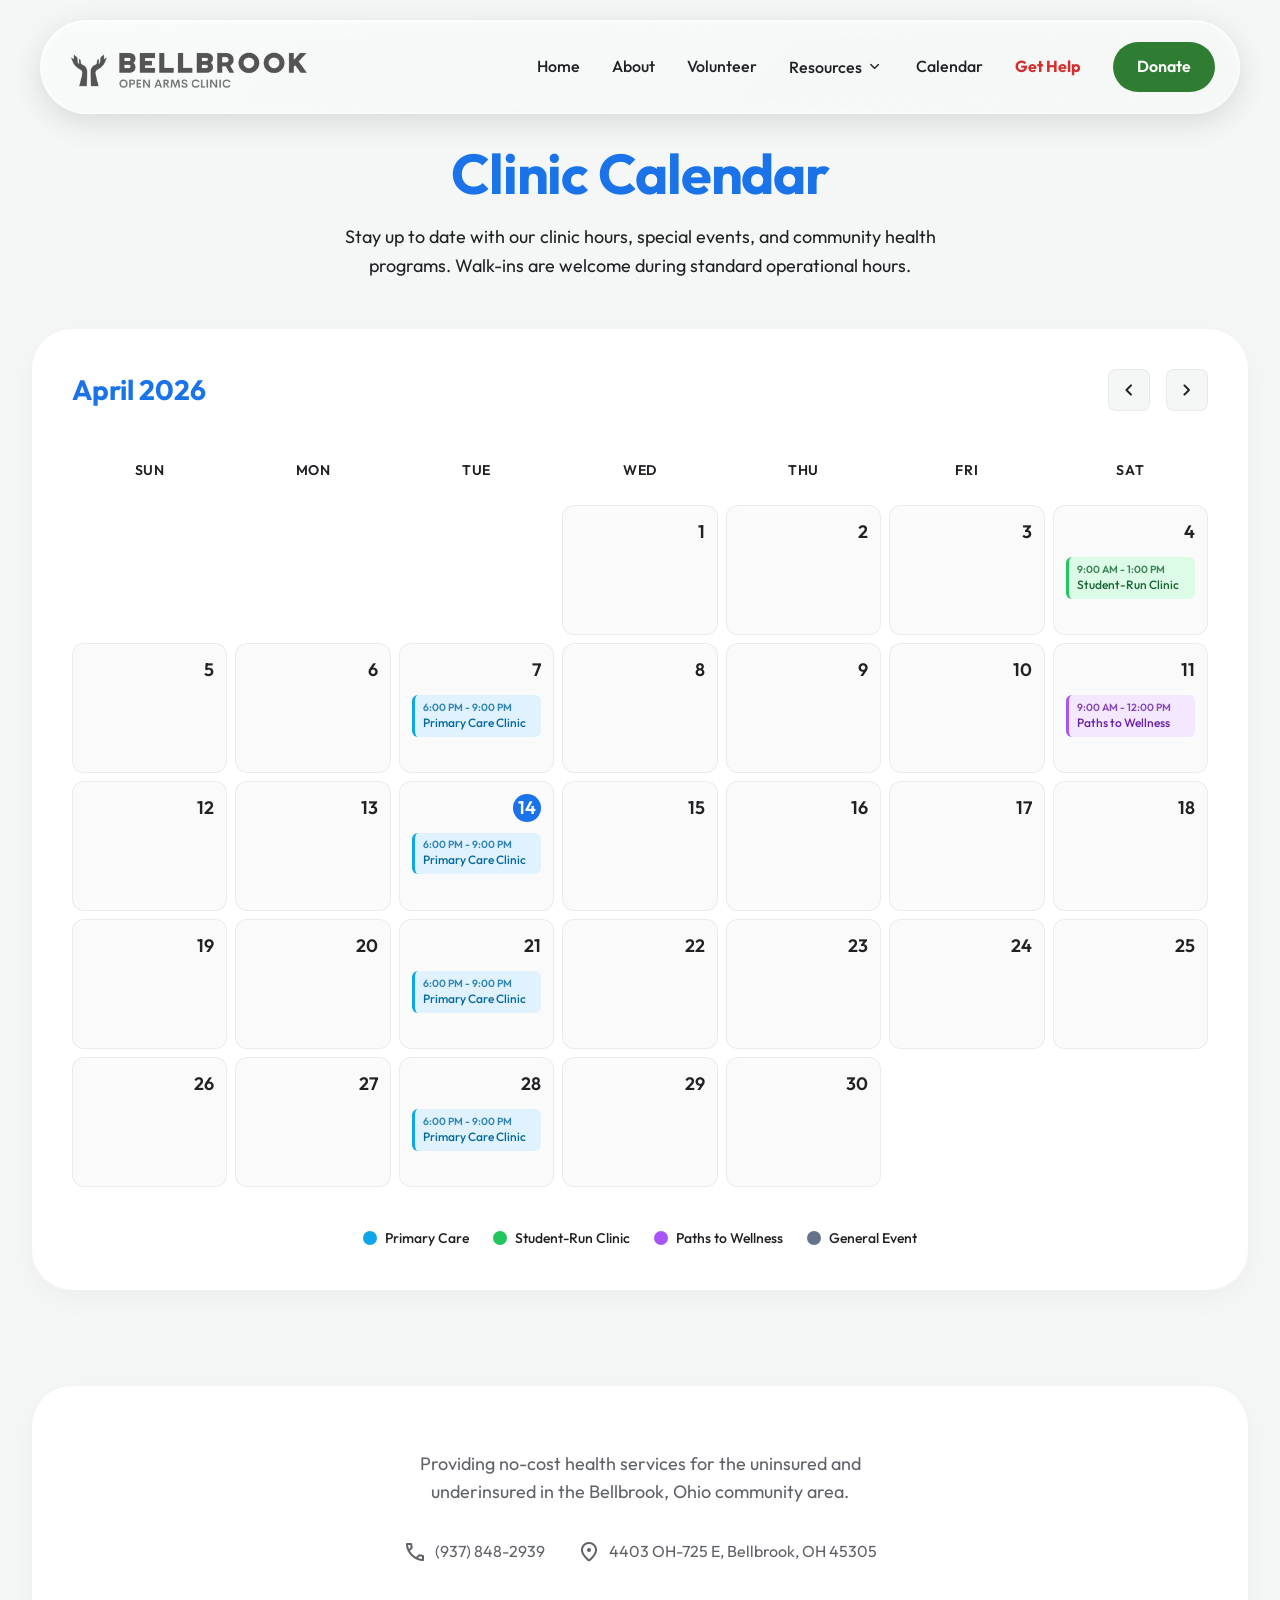
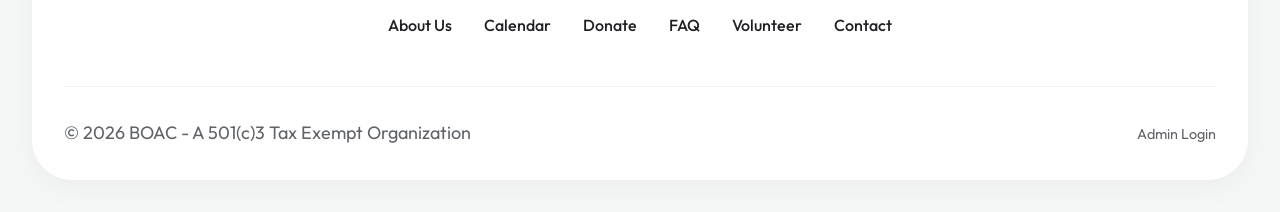
<file: calendar.html>
<!DOCTYPE html>
<html lang="en">
<head>
    <meta charset="UTF-8">
    <meta name="viewport" content="width=device-width, initial-scale=1.0">
    <title>Clinic Calendar | Bellbrook Open Arms Clinic</title>
    
    <link rel="preconnect" href="https://fonts.googleapis.com">
    <link rel="preconnect" href="https://fonts.gstatic.com" crossorigin>
    <link href="https://fonts.googleapis.com/css2?family=Outfit:wght@300;400;500;600;700&display=swap" rel="stylesheet">
    <link href="https://fonts.googleapis.com/css2?family=Material+Symbols+Rounded:opsz,wght,FILL,GRAD@48,400,0,0" rel="stylesheet">
    
    <link rel="stylesheet" href="assets/css/general.css">
    <link rel="stylesheet" href="assets/css/navbar.css">
    <link rel="stylesheet" href="assets/css/footer.css">

    <style>
        main { 
            padding-top: 140px; 
            max-width: 1400px; 
            margin: 0 auto; 
            padding-inline: 2rem; 
            min-height: 80vh;
        }

        /* --- Page Header --- */
        .page-header { 
            text-align: center; 
            margin-bottom: 3rem; 
        }
        .page-header h1 { 
            font-size: clamp(2.5rem, 5vw, 3.5rem); 
            letter-spacing: -0.02em; 
            margin-bottom: 1rem; 
            color: var(--primary, #2c3e50); 
        }
        .page-header p { 
            font-size: 1.125rem; 
            color: var(--text-main, #4a5568);
            max-width: 600px;
            margin: 0 auto;
        }

        /* --- Calendar UI --- */
        .calendar-wrapper { 
            background: var(--surface-color, #ffffff); 
            border-radius: var(--radius-lg, 24px); 
            box-shadow: var(--shadow-soft, 0 10px 40px rgba(0,0,0,0.05)); 
            padding: 2.5rem; 
            margin-bottom: 4rem;
            overflow-x: auto; /* Allows horizontal scroll on tiny mobile screens */
        }

        .calendar-header { 
            display: flex; 
            justify-content: space-between; 
            align-items: center; 
            margin-bottom: 2rem; 
            min-width: 700px; /* Keeps layout from breaking on mobile scroll */
        }

        .calendar-header h2 { 
            font-size: 1.75rem; 
            margin: 0; 
            color: var(--primary, #2c3e50);
        }

        .calendar-nav { 
            display: flex; 
            gap: 1rem; 
        }

        .calendar-nav button { 
            background: var(--bg-color, #f8fafc); 
            border: 1px solid rgba(0,0,0,0.05); 
            padding: 0.5rem; 
            border-radius: 8px; 
            cursor: pointer; 
            display: flex; 
            align-items: center; 
            color: var(--text-main, #4a5568); 
            transition: var(--transition-snappy, all 0.3s cubic-bezier(0.4, 0, 0.2, 1)); 
        }

        .calendar-nav button:hover { 
            background: var(--primary-light, #e2e8f0); 
            transform: translateY(-2px);
        }

        /* Calendar Grid */
        .calendar-grid { 
            display: grid; 
            grid-template-columns: repeat(7, 1fr); 
            gap: 0.5rem; 
            min-width: 700px; /* Ensures grid doesn't collapse too much */
        }

        .weekday-header { 
            text-align: center; 
            font-weight: 600; 
            padding: 1rem 0; 
            color: var(--text-main, #4a5568); 
            text-transform: uppercase; 
            font-size: 0.875rem; 
            letter-spacing: 0.05em;
        }

        .day-cell { 
            border: 1px solid rgba(0,0,0,0.06); 
            border-radius: 12px; 
            min-height: 130px; 
            padding: 0.75rem; 
            display: flex; 
            flex-direction: column; 
            gap: 0.4rem; 
            transition: background 0.2s ease; 
            background: #fafafa;
        }

        .day-cell:hover { 
            background: #ffffff; 
            box-shadow: 0 4px 12px rgba(0,0,0,0.03);
        }

        .day-cell.empty { 
            background: transparent; 
            border-color: transparent; 
        }

        .date-number { 
            font-weight: 600; 
            font-size: 1.125rem; 
            color: var(--text-main, #4a5568); 
            align-self: flex-end; 
            margin-bottom: 0.25rem; 
        }

        .day-cell.today .date-number { 
            background: var(--primary, #0284c7); 
            color: white; 
            width: 28px; 
            height: 28px; 
            display: flex; 
            align-items: center; 
            justify-content: center; 
            border-radius: 50%; 
        }

        /* Event Pills */
        .event { 
            font-size: 0.75rem; 
            padding: 0.4rem 0.5rem; 
            border-radius: 6px; 
            font-weight: 500; 
            cursor: pointer; 
            line-height: 1.2;
            display: flex; 
            flex-direction: column; 
            gap: 0.1rem; 
            transition: transform 0.2s ease;
        }

        .event:hover {
            transform: scale(1.02);
        }

        .event-time {
            font-size: 0.65rem;
            opacity: 0.8;
            font-weight: 600;
        }

        /* Specific Event Colors */
        .event-primary { 
            background: #e0f2fe; 
            color: #0369a1; 
            border-left: 3px solid #0ea5e9; 
        }
        .event-student { 
            background: #dcfce7; 
            color: #166534; 
            border-left: 3px solid #22c55e; 
        }
        .event-wellness { 
            background: #f3e8ff; 
            color: #6b21a8; 
            border-left: 3px solid #a855f7; 
        }
        .event-general { 
            background: #f1f5f9; 
            color: #334155; 
            border-left: 3px solid #64748b; 
        }

        /* Legend */
        .legend { 
            display: flex; 
            gap: 1.5rem; 
            margin-top: 2.5rem; 
            flex-wrap: wrap; 
            justify-content: center; 
            font-size: 0.875rem; 
            font-weight: 500;
            color: var(--text-main, #4a5568);
        }
        .legend-item { 
            display: flex; 
            align-items: center; 
            gap: 0.5rem; 
        }
        .legend-dot { 
            width: 14px; 
            height: 14px; 
            border-radius: 50%; 
        }

        /* Simple animation utility classes */
        .slide-up { opacity: 0; transform: translateY(30px); transition: all 0.8s ease-out; }
        .slide-up.visible { opacity: 1; transform: translateY(0); }

        @media (max-width: 768px) {
            .calendar-wrapper { padding: 1.5rem; }
        }
        /* --- Mobile Responsive Calendar --- */
@media (max-width: 768px) {
    /* Stack the weekdays header or hide it (since dates are self-explanatory in list view) */
    .weekday-header {
        display: none;
    }

    .calendar-grid {
        display: flex;
        flex-direction: column;
        gap: 1rem;
        min-width: 100%; /* Reset that min-width we used for desktop scroll */
    }

    /* Hide empty padding cells on mobile */
    .day-cell.empty {
        display: none;
    }

    .day-cell {
        min-height: auto;
        flex-direction: row; /* Align date and events side-by-side */
        align-items: flex-start;
        gap: 1.5rem;
        padding: 1.25rem;
        background: var(--surface-color);
        border: 1px solid rgba(0,0,0,0.08);
    }

    .date-number {
        align-self: flex-start;
        margin-bottom: 0;
        min-width: 35px;
        height: 35px;
        display: flex;
        align-items: center;
        justify-content: center;
        background: var(--bg-color);
        border-radius: 8px;
        font-size: 1rem;
    }

    /* Make the events fill the remaining space */
    .day-cell .event {
        flex-grow: 1;
        margin-bottom: 0.5rem;
        padding: 0.75rem;
        font-size: 0.85rem;
    }
    
    .day-cell .event:last-child {
        margin-bottom: 0;
    }

    /* Keep "Today" highlight looking good in list mode */
    .day-cell.today {
        border-left: 4px solid var(--primary);
        background: linear-gradient(to right, var(--primary-light), transparent);
    }

    .calendar-header {
        min-width: 100%;
        flex-direction: column;
        gap: 1rem;
        text-align: center;
    }
}
    </style>
</head>
<body>
    <header class="island-nav">
        <div class="nav-container">
            <a href="index.html" class="logo-icon" aria-label="Bellbrook Open Arms Clinic Home">
                 <img src="assets/images/logo.png" width="250" alt="BOAC Logo">
            </a>
            
            <nav class="desktop-menu" aria-label="Main Navigation">
                <a href="index.html">Home</a>
                <a href="about.html">About</a>
                <a href="volunteer.html">Volunteer</a>
                
                <div class="dropdown">
                    <button class="dropdown-toggle" aria-haspopup="true" aria-expanded="false">
                        Resources <span class="material-symbols-rounded" style="font-size: 1.2rem;">expand_more</span>
                    </button>
                    <div class="dropdown-menu" role="menu">
                        <a href="articles.html" role="menuitem">Articles</a>
                        <a href="podcasts.html" role="menuitem">Podcasts</a>
                    </div>
                </div>

                <a href="calendar.html" class="active">Calendar</a>
                <a href="help.html" class="get-help">Get Help</a>
                <a href="donate.html" class="btn-donate">Donate</a>
            </nav>

            <button class="mobile-toggle" aria-label="Toggle navigation menu" aria-expanded="false">
                <span class="material-symbols-rounded icon-menu">menu</span>
                <span class="material-symbols-rounded icon-close">close</span>
            </button>
        </div>
    </header>

    <div class="mobile-overlay" aria-hidden="true">
        <nav class="mobile-menu">
            <a href="index.html" style="transition-delay: 0.1s">Home</a>
            <a href="about.html" style="transition-delay: 0.15s">About</a>
            <a href="volunteer.html" style="transition-delay: 0.2s">Volunteer</a>
            
            <div class="dropdown" style="transition-delay: 0.25s">
                <button class="dropdown-toggle" aria-haspopup="true" aria-expanded="false">
                    Resources <span class="material-symbols-rounded">expand_more</span>
                </button>
                <div class="dropdown-menu">
                    <a href="articles.html">Articles</a>
                    <a href="podcasts.html">Podcasts</a>
                </div>
            </div>

            <a href="calendar.html" style="transition-delay: 0.3s">Calendar</a>
            <a href="donate.html" class="btn-donate" style="transition-delay: 0.35s">Donate</a>
            <a href="help.html" class="get-help" style="transition-delay: 0.4s">Get Help</a>
        </nav>
    </div>

    <main>
        <div class="page-header slide-up">
            <h1>Clinic Calendar</h1>
            <p>Stay up to date with our clinic hours, special events, and community health programs. Walk-ins are welcome during standard operational hours.</p>
        </div>

        <div class="calendar-wrapper slide-up">
            <div class="calendar-header">
                <h2>April 2026</h2>
                <div class="calendar-nav">
                    <button aria-label="Previous month"><span class="material-symbols-rounded">chevron_left</span></button>
                    <button aria-label="Next month"><span class="material-symbols-rounded">chevron_right</span></button>
                </div>
            </div>

            <div class="calendar-grid">
                <div class="weekday-header">Sun</div>
                <div class="weekday-header">Mon</div>
                <div class="weekday-header">Tue</div>
                <div class="weekday-header">Wed</div>
                <div class="weekday-header">Thu</div>
                <div class="weekday-header">Fri</div>
                <div class="weekday-header">Sat</div>

                <div class="day-cell empty"></div>
                <div class="day-cell empty"></div>
                <div class="day-cell empty"></div>
                
                <div class="day-cell">
                    <span class="date-number">1</span>
                </div>
                <div class="day-cell">
                    <span class="date-number">2</span>
                </div>
                <div class="day-cell">
                    <span class="date-number">3</span>
                </div>
                <div class="day-cell">
                    <span class="date-number">4</span>
                    <div class="event event-student" title="Student-Run Free Clinic">
                        <span class="event-time">9:00 AM - 1:00 PM</span>
                        Student-Run Clinic
                    </div>
                </div>
                
                <div class="day-cell">
                    <span class="date-number">5</span>
                </div>
                <div class="day-cell">
                    <span class="date-number">6</span>
                </div>
                <div class="day-cell">
                    <span class="date-number">7</span>
                    <div class="event event-primary" title="Primary Care Clinic">
                        <span class="event-time">6:00 PM - 9:00 PM</span>
                        Primary Care Clinic
                    </div>
                </div>
                <div class="day-cell">
                    <span class="date-number">8</span>
                </div>
                <div class="day-cell">
                    <span class="date-number">9</span>
                </div>
                <div class="day-cell">
                    <span class="date-number">10</span>
                </div>
                <div class="day-cell">
                    <span class="date-number">11</span>
                    <div class="event event-wellness" title="Paths to Wellness">
                        <span class="event-time">9:00 AM - 12:00 PM</span>
                        Paths to Wellness
                    </div>
                </div>

                <div class="day-cell">
                    <span class="date-number">12</span>
                </div>
                <div class="day-cell">
                    <span class="date-number">13</span>
                </div>
                <div class="day-cell today"> <span class="date-number">14</span>
                    <div class="event event-primary" title="Primary Care Clinic">
                        <span class="event-time">6:00 PM - 9:00 PM</span>
                        Primary Care Clinic
                    </div>
                </div>
                <div class="day-cell">
                    <span class="date-number">15</span>
                </div>
                <div class="day-cell">
                    <span class="date-number">16</span>
                </div>
                <div class="day-cell">
                    <span class="date-number">17</span>
                </div>
                <div class="day-cell">
                    <span class="date-number">18</span>
                </div>

                <div class="day-cell">
                    <span class="date-number">19</span>
                </div>
                <div class="day-cell">
                    <span class="date-number">20</span>
                </div>
                <div class="day-cell">
                    <span class="date-number">21</span>
                    <div class="event event-primary" title="Primary Care Clinic">
                        <span class="event-time">6:00 PM - 9:00 PM</span>
                        Primary Care Clinic
                    </div>
                </div>
                <div class="day-cell">
                    <span class="date-number">22</span>
                </div>
                <div class="day-cell">
                    <span class="date-number">23</span>
                </div>
                <div class="day-cell">
                    <span class="date-number">24</span>
                </div>
                <div class="day-cell">
                    <span class="date-number">25</span>
                </div>

                <div class="day-cell">
                    <span class="date-number">26</span>
                </div>
                <div class="day-cell">
                    <span class="date-number">27</span>
                </div>
                <div class="day-cell">
                    <span class="date-number">28</span>
                    <div class="event event-primary" title="Primary Care Clinic">
                        <span class="event-time">6:00 PM - 9:00 PM</span>
                        Primary Care Clinic
                    </div>
                </div>
                <div class="day-cell">
                    <span class="date-number">29</span>
                </div>
                <div class="day-cell">
                    <span class="date-number">30</span>
                </div>
                
                <div class="day-cell empty"></div>
                <div class="day-cell empty"></div>
            </div>

            <div class="legend">
                <div class="legend-item">
                    <div class="legend-dot" style="background: #0ea5e9;"></div>
                    <span>Primary Care</span>
                </div>
                <div class="legend-item">
                    <div class="legend-dot" style="background: #22c55e;"></div>
                    <span>Student-Run Clinic</span>
                </div>
                <div class="legend-item">
                    <div class="legend-dot" style="background: #a855f7;"></div>
                    <span>Paths to Wellness</span>
                </div>
                <div class="legend-item">
                    <div class="legend-dot" style="background: #64748b;"></div>
                    <span>General Event</span>
                </div>
            </div>
        </div>
    </main>

    <div class="footer-wrapper">
        <footer class="island-footer">
            <div class="footer-content">
                <div class="footer-brand">
                    <p>Providing no-cost health services for the uninsured and underinsured in the Bellbrook, Ohio community area.</p>
                </div>
                
                <div class="footer-contact">
                    <p><span class="material-symbols-rounded">phone</span> (937) 848-2939</p>
                    <p><span class="material-symbols-rounded">location_on</span> 4403 OH-725 E, Bellbrook, OH 45305</p>
                </div>
                
                <div class="footer-links">
                    <a href="#">About Us</a>
                    <a href="calendar.html">Calendar</a>
                    <a href="donate.html">Donate</a>
                    <a href="faq.html">FAQ</a>
                    <a href="volunteer.html">Volunteer</a>
                    <a href="contact.html">Contact</a>
                </div>
            </div>
            <div class="footer-bottom">
                <p>&copy; 2026 BOAC - A 501(c)3 Tax Exempt Organization</p>
                <div class="legal-links">
                    <a href="adminlogin.html">Admin Login</a>
                </div>
            </div>
        </footer>
    </div>

    <svg style="width: 0; height: 0; position: absolute;" aria-hidden="true" focusable="false">
        <filter id="liquid-glass-refraction" color-interpolation-filters="sRGB">
            <feTurbulence type="fractalNoise" baseFrequency="0.05" numOctaves="1" result="noise" />
            <feGaussianBlur in="noise" stdDeviation="1" result="blurredNoise" />
            <feDisplacementMap in="SourceGraphic" in2="blurredNoise" scale="8" xChannelSelector="R" yChannelSelector="G" result="displacement" />
        </filter>
    </svg>

    <script src="assets/js/navbar.js"></script>

    <script>
        // Keeping your animation logic exactly the same
        document.addEventListener('DOMContentLoaded', () => {
            const scrollObserver = new IntersectionObserver((entries, observer) => {
                entries.forEach(entry => {
                    if (entry.isIntersecting) {
                        entry.target.classList.add('visible');
                        observer.unobserve(entry.target);
                    }
                });
            }, { threshold: 0.15 });

            document.querySelectorAll('.slide-up').forEach(el => scrollObserver.observe(el));
        });
    </script>
</body>
</html>
</file>
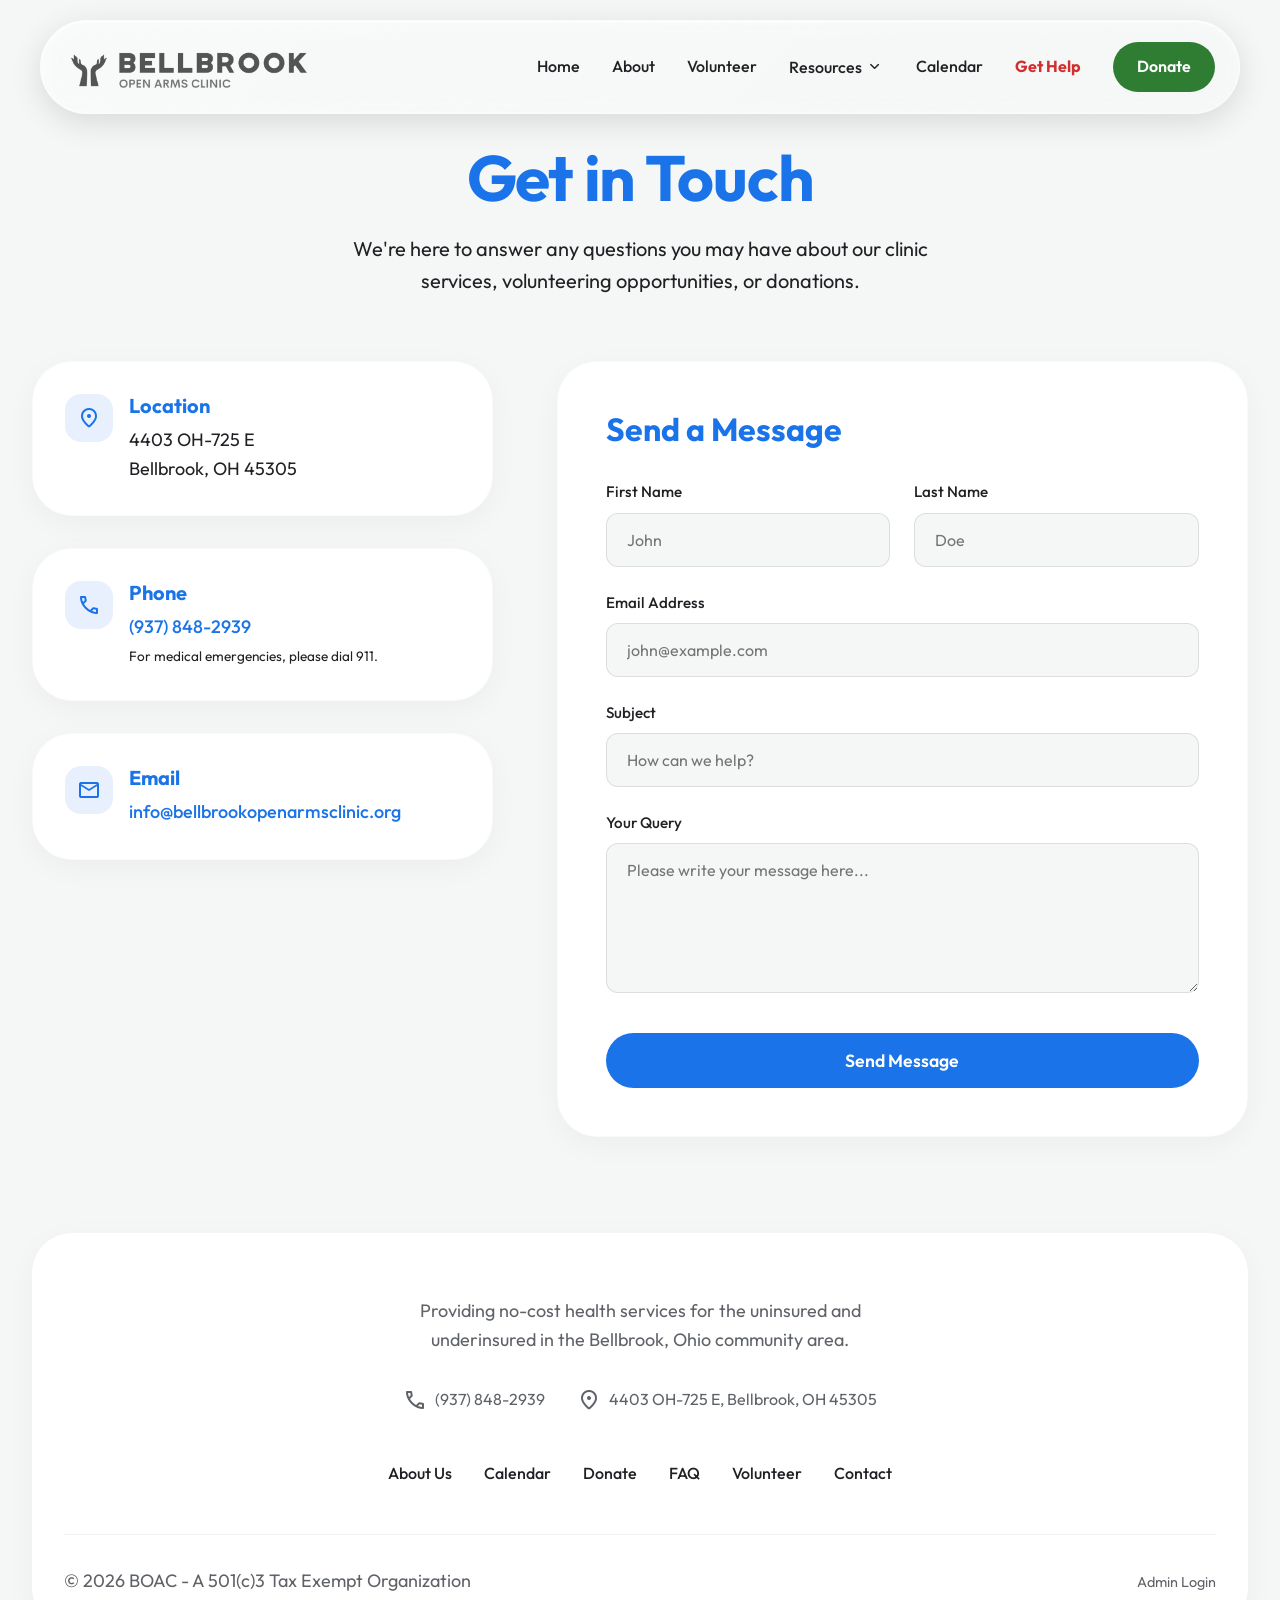
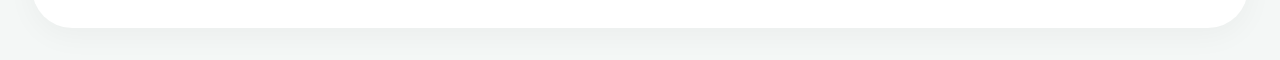
<file: contact.html>
<!DOCTYPE html>
<html lang="en">
<head>
    <meta charset="UTF-8">
    <meta name="viewport" content="width=device-width, initial-scale=1.0">
    <title>Contact Us | Bellbrook Open Arms Clinic</title>
   
    <link rel="preconnect" href="https://fonts.googleapis.com">
    <link rel="preconnect" href="https://fonts.gstatic.com" crossorigin>
    <link href="https://fonts.googleapis.com/css2?family=Outfit:wght@300;400;500;600;700&display=swap" rel="stylesheet">
    <link href="https://fonts.googleapis.com/css2?family=Material+Symbols+Rounded:opsz,wght,FILL,GRAD@48,400,0,0" rel="stylesheet">
   
    <link rel="stylesheet" href="assets/css/general.css">
    <link rel="stylesheet" href="assets/css/navbar.css">
    <link rel="stylesheet" href="assets/css/footer.css">

    <style>
        main { padding-top: 140px; max-width: 1400px; margin: 0 auto; padding-inline: 2rem; padding-bottom: 4rem; }
        
        /* Page Header */
        .page-header { text-align: center; margin-bottom: 4rem; }
        .page-header h1 { font-size: clamp(2.5rem, 5vw, 4rem); letter-spacing: -0.02em; margin-bottom: 1rem; color: var(--primary); }
        .page-header p { font-size: 1.25rem; color: var(--text-main); max-width: 600px; margin: 0 auto; }

        /* Contact Layout */
        .contact-grid { display: grid; grid-template-columns: 1fr 1.5fr; gap: 4rem; align-items: start; }

        /* Contact Info Side */
        .contact-info-wrapper { display: flex; flex-direction: column; gap: 2rem; }
        .info-card { background: var(--surface-color, #ffffff); padding: 2rem; border-radius: var(--radius-lg, 24px); box-shadow: var(--shadow-soft); display: flex; align-items: flex-start; gap: 1rem; border: 1px solid rgba(0,0,0,0.02); }
        .info-icon { width: 48px; height: 48px; background: var(--primary-light); color: var(--primary); border-radius: 16px; display: flex; align-items: center; justify-content: center; flex-shrink: 0; }
        .info-content h3 { font-size: 1.25rem; margin-bottom: 0.5rem; color: var(--primary); }
        .info-content p { color: var(--text-main); line-height: 1.6; margin: 0; }
        .info-content a { color: var(--primary); text-decoration: none; font-weight: 500; transition: opacity 0.3s; }
        .info-content a:hover { opacity: 0.8; }

        /* Contact Form Card */
        .form-card { background: var(--surface-color, #ffffff); padding: 3rem; border-radius: var(--radius-lg, 24px); box-shadow: var(--shadow-soft); border: 1px solid rgba(0,0,0,0.02); }
        .form-card h2 { font-size: 2rem; margin-bottom: 2rem; color: var(--primary); }
        
        .contact-form { display: flex; flex-direction: column; gap: 1.5rem; }
        .form-row { display: grid; grid-template-columns: 1fr 1fr; gap: 1.5rem; }
        .form-group { display: flex; flex-direction: column; gap: 0.5rem; }
        .form-group label { font-weight: 500; font-size: 0.95rem; color: var(--text-main); }
        
        /* Input Styling */
        .form-control { 
            font-family: inherit; 
            font-size: 1rem; 
            padding: 1rem 1.25rem; 
            border: 1px solid rgba(0,0,0,0.1); 
            border-radius: 12px; 
            background: var(--bg-color, #f8f9fa); 
            transition: all 0.3s ease; 
            outline: none; 
            color: var(--text-main);
        }
        .form-control:focus { 
            border-color: var(--primary); 
            background: #ffffff; 
            box-shadow: 0 0 0 4px var(--primary-light); 
        }
        textarea.form-control { resize: vertical; min-height: 150px; }

        .btn-submit { 
            background: var(--primary); 
            color: white; 
            border: none; 
            padding: 1rem 2rem; 
            font-size: 1.1rem; 
            font-weight: 600; 
            border-radius: 50px; 
            cursor: pointer; 
            transition: var(--transition-snappy, all 0.3s ease); 
            margin-top: 1rem; 
        }
        .btn-submit:hover { 
            transform: translateY(-2px); 
            box-shadow: 0 8px 20px rgba(0,0,0,0.15); 
            opacity: 0.95; 
        }

        /* Mobile Responsiveness */
        @media (max-width: 968px) { 
            .contact-grid { grid-template-columns: 1fr; gap: 3rem; } 
            .form-row { grid-template-columns: 1fr; gap: 1.5rem; }
            .form-card { padding: 2rem; }
        }

        /* Simple animation utility classes */
        .slide-up { opacity: 0; transform: translateY(30px); transition: all 0.8s ease-out; }
        .slide-up.visible { opacity: 1; transform: translateY(0); }
    </style>
</head>
<body>
    <header class="island-nav">
        <div class="nav-container">
            <a href="index.html" class="logo-icon" aria-label="Bellbrook Open Arms Clinic Home">
                 <img src="assets/images/logo.png" width="250" alt="BOAC Logo">
            </a>
           
            <nav class="desktop-menu" aria-label="Main Navigation">
                <a href="index.html">Home</a>
                <a href="about.html">About</a>
                <a href="volunteer.html">Volunteer</a>
               
                <div class="dropdown">
                    <button class="dropdown-toggle" aria-haspopup="true" aria-expanded="false">
                        Resources <span class="material-symbols-rounded" style="font-size: 1.2rem;">expand_more</span>
                    </button>
                    <div class="dropdown-menu" role="menu">
                        <a href="articles.html" role="menuitem">Articles</a>
                        <a href="podcasts.html" role="menuitem">Podcasts</a>
                    </div>
                </div>

                <a href="calendar.html">Calendar</a>
                <a href="help.html" class="get-help">Get Help</a>
                <a href="donate.html" class="btn-donate">Donate</a>
            </nav>

            <button class="mobile-toggle" aria-label="Toggle navigation menu" aria-expanded="false">
                <span class="material-symbols-rounded icon-menu">menu</span>
                <span class="material-symbols-rounded icon-close">close</span>
            </button>
        </div>
    </header>

    <div class="mobile-overlay" aria-hidden="true">
        <nav class="mobile-menu">
            <a href="index.html" style="transition-delay: 0.1s">Home</a>
            <a href="about.html" style="transition-delay: 0.15s">About</a>
            <a href="volunteer.html" style="transition-delay: 0.2s">Volunteer</a>
           
            <div class="dropdown" style="transition-delay: 0.25s">
                <button class="dropdown-toggle" aria-haspopup="true" aria-expanded="false">
                    Resources <span class="material-symbols-rounded">expand_more</span>
                </button>
                <div class="dropdown-menu">
                    <a href="articles.html">Articles</a>
                    <a href="podcasts.html">Podcasts</a>
                </div>
            </div>

            <a href="calendar.html" style="transition-delay: 0.3s">Calendar</a>
            <a href="donate.html" class="btn-donate" style="transition-delay: 0.35s">Donate</a>
            <a href="help.html" class="get-help" style="transition-delay: 0.4s">Get Help</a>
        </nav>
    </div>

    <main>
        <section class="page-header slide-up">
            <h1>Get in Touch</h1>
            <p>We're here to answer any questions you may have about our clinic services, volunteering opportunities, or donations.</p>
        </section>

        <section class="contact-grid slide-up">
            <div class="contact-info-wrapper">
                <div class="info-card">
                    <div class="info-icon"><span class="material-symbols-rounded">location_on</span></div>
                    <div class="info-content">
                        <h3>Location</h3>
                        <p>4403 OH-725 E<br>Bellbrook, OH 45305</p>
                    </div>
                </div>
                
                <div class="info-card">
                    <div class="info-icon"><span class="material-symbols-rounded">phone</span></div>
                    <div class="info-content">
                        <h3>Phone</h3>
                        <p><a href="tel:9378482939">(937) 848-2939</a></p>
                        <p style="font-size: 0.85rem; margin-top: 0.25rem;">For medical emergencies, please dial 911.</p>
                    </div>
                </div>

                <div class="info-card">
                    <div class="info-icon"><span class="material-symbols-rounded">mail</span></div>
                    <div class="info-content">
                        <h3>Email</h3>
                        <p><a href="mailto:info@bellbrookopenarmsclinic.org">info@bellbrookopenarmsclinic.org</a></p>
                    </div>
                </div>
            </div>

            <div class="form-card">
                <h2>Send a Message</h2>
                <form class="contact-form" action="#" method="POST">
                    <div class="form-row">
                        <div class="form-group">
                            <label for="firstName">First Name</label>
                            <input type="text" id="firstName" name="firstName" class="form-control" placeholder="John" required>
                        </div>
                        <div class="form-group">
                            <label for="lastName">Last Name</label>
                            <input type="text" id="lastName" name="lastName" class="form-control" placeholder="Doe" required>
                        </div>
                    </div>
                    
                    <div class="form-group">
                        <label for="email">Email Address</label>
                        <input type="email" id="email" name="email" class="form-control" placeholder="john@example.com" required>
                    </div>

                    <div class="form-group">
                        <label for="subject">Subject</label>
                        <input type="text" id="subject" name="subject" class="form-control" placeholder="How can we help?" required>
                    </div>

                    <div class="form-group">
                        <label for="query">Your Query</label>
                        <textarea id="query" name="query" class="form-control" placeholder="Please write your message here..." required></textarea>
                    </div>

                    <button type="submit" class="btn-submit">Send Message</button>
                </form>
            </div>
        </section>
    </main>

    <div class="footer-wrapper">
        <footer class="island-footer">
            <div class="footer-content">
                <div class="footer-brand">
                    <p>Providing no-cost health services for the uninsured and underinsured in the Bellbrook, Ohio community area.</p>
                </div>
               
                <div class="footer-contact">
                    <p><span class="material-symbols-rounded">phone</span> (937) 848-2939</p>
                    <p><span class="material-symbols-rounded">location_on</span> 4403 OH-725 E, Bellbrook, OH 45305</p>
                </div>
               
                <div class="footer-links">
                    <a href="#">About Us</a>
                    <a href="#">Calendar</a>
                    <a href="#">Donate</a>
                    <a href="#">FAQ</a>
                    <a href="#">Volunteer</a>
                    <a href="#">Contact</a>
                </div>
            </div>
            <div class="footer-bottom">
                <p>&copy; 2026 BOAC - A 501(c)3 Tax Exempt Organization</p>
                <div class="legal-links">
                    <a href="Adminlogin.html">Admin Login</a>
                </div>
            </div>
        </footer>
    </div>

    <svg style="width: 0; height: 0; position: absolute;" aria-hidden="true" focusable="false">
        <filter id="liquid-glass-refraction" color-interpolation-filters="sRGB">
            <feTurbulence type="fractalNoise" baseFrequency="0.05" numOctaves="1" result="noise" />
            <feGaussianBlur in="noise" stdDeviation="1" result="blurredNoise" />
            <feDisplacementMap in="SourceGraphic" in2="blurredNoise" scale="8" xChannelSelector="R" yChannelSelector="G" result="displacement" />
        </filter>
    </svg>

    <script src="assets/js/navbar.js"></script>

    <script>
        document.addEventListener('DOMContentLoaded', () => {
            const scrollObserver = new IntersectionObserver((entries, observer) => {
                entries.forEach(entry => {
                    if (entry.isIntersecting) {
                        entry.target.classList.add('visible');
                        observer.unobserve(entry.target);
                    }
                });
            }, { threshold: 0.15 });

            document.querySelectorAll('.slide-up').forEach(el => scrollObserver.observe(el));
        });
    </script>
</body>
</html>
</file>
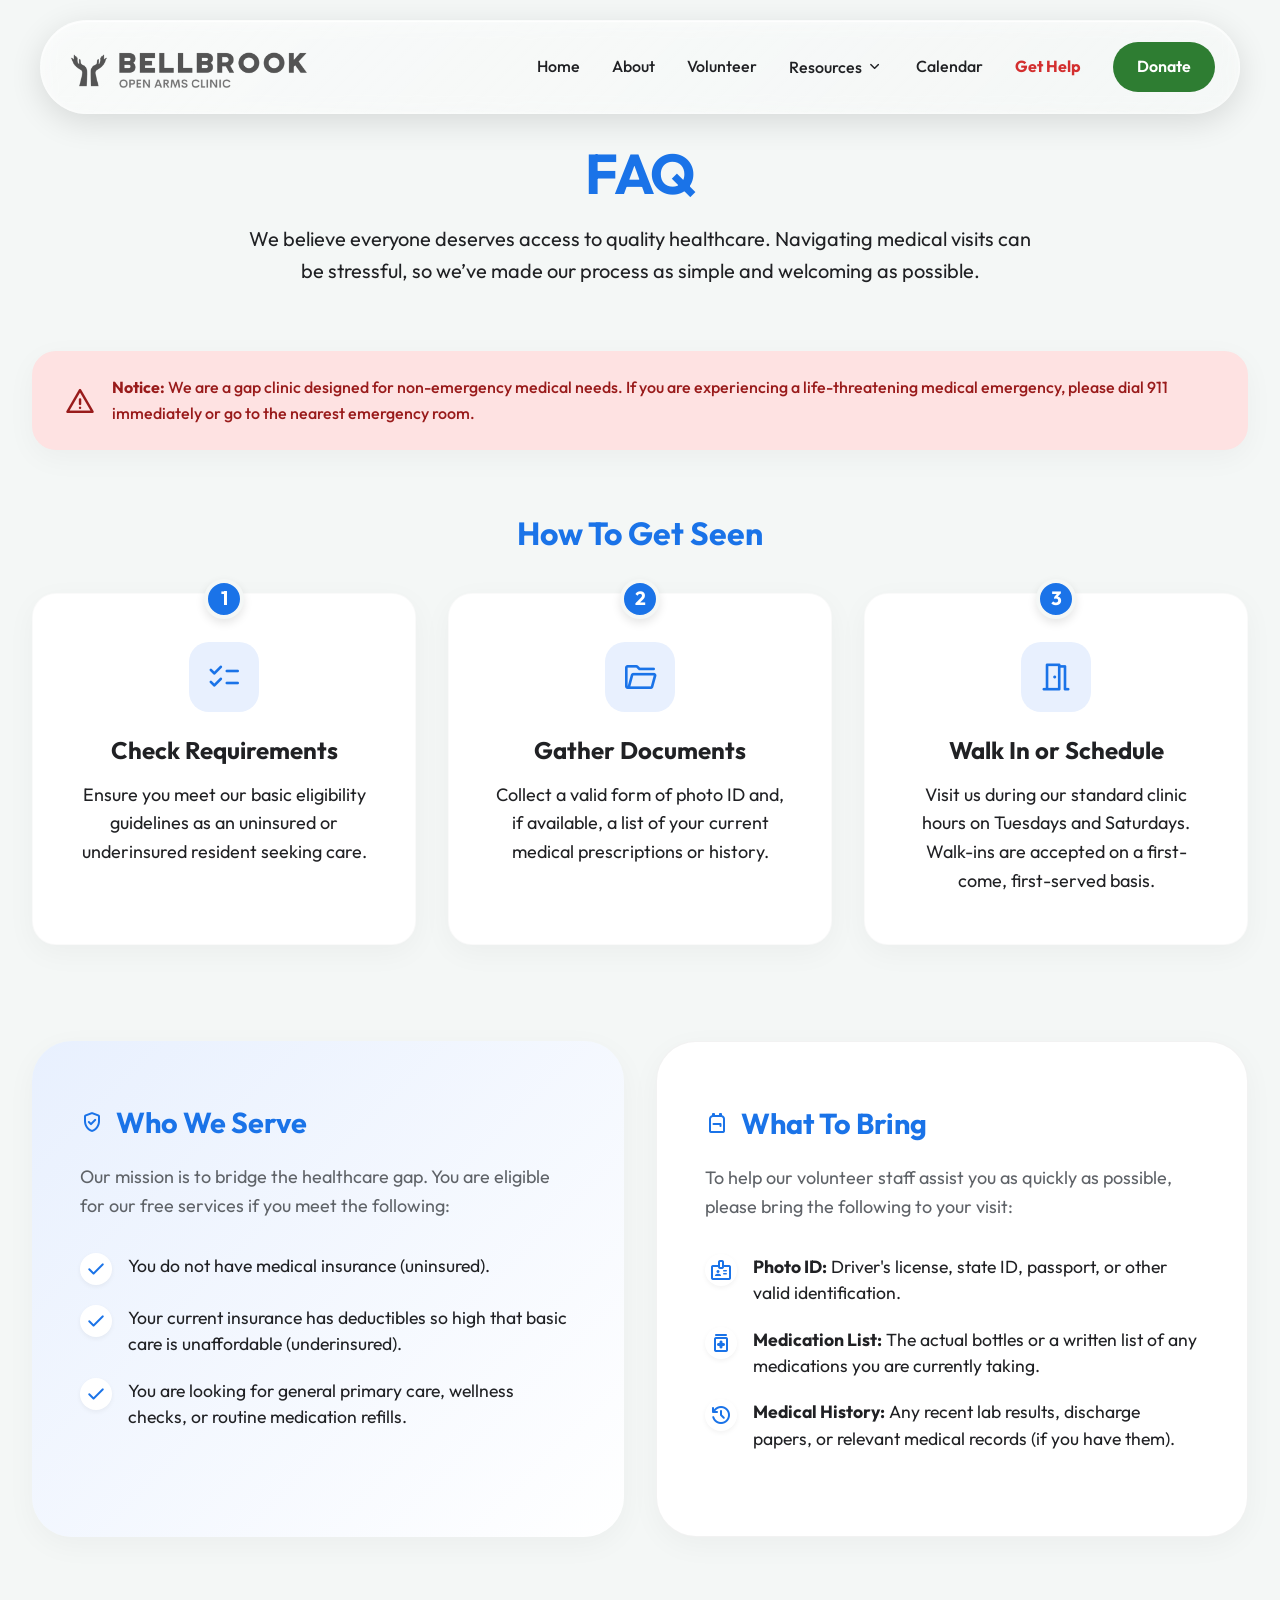
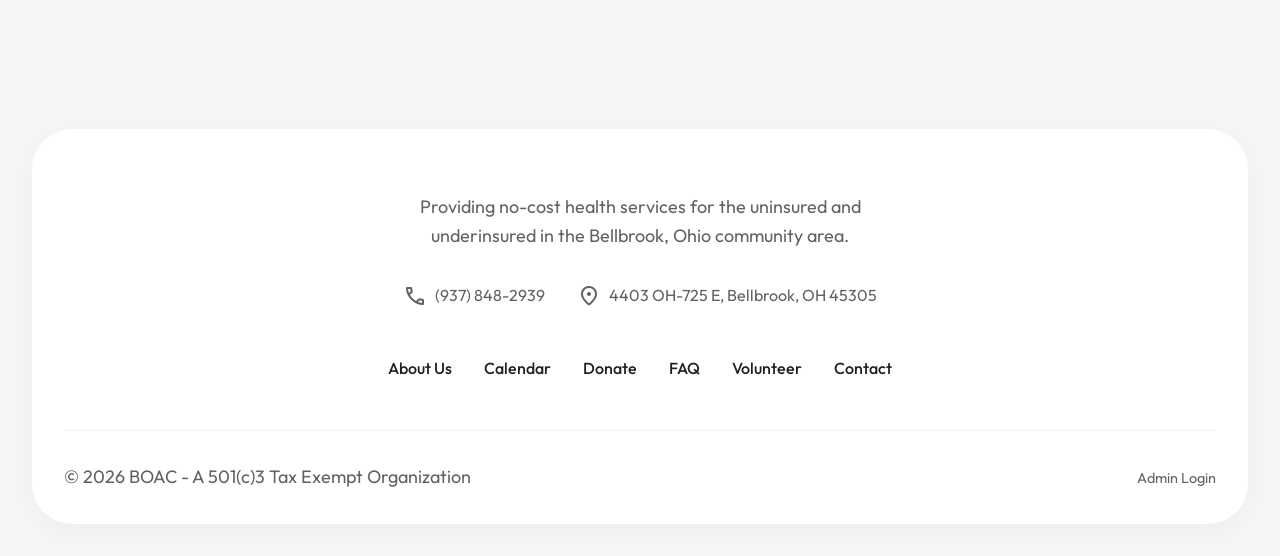
<file: faq.html>
<!DOCTYPE html>
<html lang="en">
<head>
    <meta charset="UTF-8">
    <meta name="viewport" content="width=device-width, initial-scale=1.0">
    <title>Get Help | Bellbrook Open Arms Clinic</title>
   
    <link rel="preconnect" href="https://fonts.googleapis.com">
    <link rel="preconnect" href="https://fonts.gstatic.com" crossorigin>
    <link href="https://fonts.googleapis.com/css2?family=Outfit:wght@300;400;500;600;700&display=swap" rel="stylesheet">
    <link href="https://fonts.googleapis.com/css2?family=Material+Symbols+Rounded:opsz,wght,FILL,GRAD@48,400,0,0" rel="stylesheet">
   
    <link rel="stylesheet" href="assets/css/general.css">
    <link rel="stylesheet" href="assets/css/navbar.css">
    <link rel="stylesheet" href="assets/css/footer.css">

    <style>
        main { padding-top: 140px; max-width: 1400px; margin: 0 auto; padding-inline: 2rem; padding-bottom: 4rem; }
        
        .page-header { text-align: center; margin-bottom: 4rem; max-width: 800px; margin-inline: auto; }
        .page-header h1 { font-size: clamp(2.5rem, 5vw, 3.5rem); letter-spacing: -0.02em; margin-bottom: 1rem; color: var(--primary); }
        .page-header p { font-size: 1.25rem; color: var(--text-main); }

        .urgent-notice { background: #fee2e2; color: #991b1b; padding: 1.5rem 2rem; border-radius: var(--radius-md); display: flex; align-items: center; gap: 1rem; margin-bottom: 4rem; box-shadow: var(--shadow-soft); font-weight: 500; }
        .urgent-notice .material-symbols-rounded { font-size: 2rem; }

        .info-section { margin-bottom: 6rem; }
        .section-title { font-size: 2rem; margin-bottom: 2.5rem; text-align: center; color: var(--primary); }

        /* Step Cards */
        .steps-grid { display: grid; grid-template-columns: repeat(auto-fit, minmax(300px, 1fr)); gap: 2rem; counter-reset: step-counter; }
        .step-card { background: var(--surface-color); padding: 3rem 2.5rem; border-radius: var(--radius-md); box-shadow: var(--shadow-soft); position: relative; border: 1px solid rgba(0,0,0,0.02); transition: var(--transition-snappy); text-align: center; }
        .step-card:hover { transform: translateY(-8px); box-shadow: var(--shadow-hover); }
        .step-icon { width: 70px; height: 70px; background: var(--primary-light); color: var(--primary); border-radius: 20px; display: inline-flex; align-items: center; justify-content: center; margin-bottom: 1.5rem; }
        .step-icon span { font-size: 36px; }
        .step-number { position: absolute; top: -15px; left: 50%; transform: translateX(-50%); width: 40px; height: 40px; background: var(--primary); color: white; border-radius: 50%; display: flex; align-items: center; justify-content: center; font-weight: bold; font-size: 1.2rem; box-shadow: 0 4px 10px rgba(0,0,0,0.1); border: 4px solid var(--bg-color); }
        .step-card h3 { font-size: 1.5rem; margin-bottom: 1rem; }
        .step-card p { color: var(--text-main); line-height: 1.6; }

        /* Eligibility & Preparation Island */
        .prep-grid { display: grid; grid-template-columns: 1fr 1fr; gap: 2rem; }
        .prep-island { background: linear-gradient(135deg, var(--primary-light), #ffffff); border-radius: var(--radius-lg); padding: 4rem 3rem; box-shadow: var(--shadow-soft); }
        .prep-island.secondary { background: var(--surface-color); border: 1px solid rgba(0,0,0,0.05); }
        
        .prep-island h3 { font-size: 1.8rem; margin-bottom: 1.5rem; color: var(--primary); display: flex; align-items: center; gap: 0.75rem; }
        .check-list { list-style: none; padding: 0; }
        .check-list li { display: flex; align-items: flex-start; gap: 1rem; margin-bottom: 1.25rem; font-size: 1.1rem; line-height: 1.5; color: var(--text-main); }
        .check-list .material-symbols-rounded { color: var(--primary); font-size: 1.5rem; flex-shrink: 0; background: white; border-radius: 50%; padding: 4px; box-shadow: 0 2px 5px rgba(0,0,0,0.05); }
        .cross-list .material-symbols-rounded { color: #e11d48; }

        @media (max-width: 968px) {
            .prep-grid { grid-template-columns: 1fr; }
            .prep-island { padding: 2.5rem 1.5rem; }
            .urgent-notice { flex-direction: column; text-align: center; }
        }

        /* Simple animation utility classes */
        .slide-up { opacity: 0; transform: translateY(30px); transition: all 0.8s ease-out; }
        .slide-up.visible { opacity: 1; transform: translateY(0); }
    </style>
</head>
<body>
    <header class="island-nav">
        <div class="nav-container">
            <a href="index.html" class="logo-icon" aria-label="Bellbrook Open Arms Clinic Home">
                 <img src="assets/images/logo.png" width="250" alt="BOAC Logo">
            </a>
           
            <nav class="desktop-menu" aria-label="Main Navigation">
                <a href="index.html">Home</a>
                <a href="about.html">About</a>
                <a href="volunteer.html">Volunteer</a>
               
                <div class="dropdown">
                    <button class="dropdown-toggle" aria-haspopup="true" aria-expanded="false">
                        Resources <span class="material-symbols-rounded" style="font-size: 1.2rem;">expand_more</span>
                    </button>
                    <div class="dropdown-menu" role="menu">
                        <a href="articles.html" role="menuitem">Articles</a>
                        <a href="podcasts.html" role="menuitem">Podcasts</a>
                        <a href="faq.html" role="menuitem">FAQ</a>
                    </div>
                </div>

                <a href="calendar.html">Calendar</a>
                <a href="help.html" class="get-help">Get Help</a>
                <a href="donate.html" class="btn-donate">Donate</a>
            </nav>

            <button class="mobile-toggle" aria-label="Toggle navigation menu" aria-expanded="false">
                <span class="material-symbols-rounded icon-menu">menu</span>
                <span class="material-symbols-rounded icon-close">close</span>
            </button>
        </div>
    </header>

    <div class="mobile-overlay" aria-hidden="true">
        <nav class="mobile-menu">
            <a href="index.html" style="transition-delay: 0.1s">Home</a>
            <a href="about.html" style="transition-delay: 0.15s">About</a>
            <a href="volunteer.html" style="transition-delay: 0.2s">Volunteer</a>
           
            <div class="dropdown" style="transition-delay: 0.25s">
                <button class="dropdown-toggle" aria-haspopup="true" aria-expanded="false">
                    Resources <span class="material-symbols-rounded">expand_more</span>
                </button>
                <div class="dropdown-menu">
                    <a href="articles.html">Articles</a>
                    <a href="podcasts.html">Podcasts</a>
                    <a href="faq.html">FAQ</a>
                </div>
            </div>

            <a href="calendar.html" style="transition-delay: 0.3s">Calendar</a>
            <a href="donate.html" class="btn-donate" style="transition-delay: 0.35s">Donate</a>
            <a href="help.html" class="get-help" style="transition-delay: 0.4s">Get Help</a>
        </nav>
    </div>

    <main>
        <div class="page-header slide-up">
            <h1>FAQ</h1>
            <p>We believe everyone deserves access to quality healthcare. Navigating medical visits can be stressful, so we’ve made our process as simple and welcoming as possible.</p>
        </div>

        <div class="urgent-notice slide-up">
            <span class="material-symbols-rounded">warning</span>
            <div>
                <strong>Notice:</strong> We are a gap clinic designed for non-emergency medical needs. 
                If you are experiencing a life-threatening medical emergency, please dial 911 immediately or go to the nearest emergency room.
            </div>
        </div>

        <section class="info-section slide-up">
            <h2 class="section-title">How To Get Seen</h2>
            <div class="steps-grid">
                <div class="step-card">
                    <div class="step-number">1</div>
                    <div class="step-icon"><span class="material-symbols-rounded">checklist</span></div>
                    <h3>Check Requirements</h3>
                    <p>Ensure you meet our basic eligibility guidelines as an uninsured or underinsured resident seeking care.</p>
                </div>

                <div class="step-card">
                    <div class="step-number">2</div>
                    <div class="step-icon"><span class="material-symbols-rounded">folder_open</span></div>
                    <h3>Gather Documents</h3>
                    <p>Collect a valid form of photo ID and, if available, a list of your current medical prescriptions or history.</p>
                </div>

                <div class="step-card">
                    <div class="step-number">3</div>
                    <div class="step-icon"><span class="material-symbols-rounded">meeting_room</span></div>
                    <h3>Walk In or Schedule</h3>
                    <p>Visit us during our standard clinic hours on Tuesdays and Saturdays. Walk-ins are accepted on a first-come, first-served basis.</p>
                </div>
            </div>
        </section>

        <section class="info-section slide-up">
            <div class="prep-grid">
                <div class="prep-island">
                    <h3><span class="material-symbols-rounded">verified_user</span> Who We Serve</h3>
                    <p style="margin-bottom: 2rem;">Our mission is to bridge the healthcare gap. You are eligible for our free services if you meet the following:</p>
                    <ul class="check-list">
                        <li>
                            <span class="material-symbols-rounded">check</span>
                            <span>You do not have medical insurance (uninsured).</span>
                        </li>
                        <li>
                            <span class="material-symbols-rounded">check</span>
                            <span>Your current insurance has deductibles so high that basic care is unaffordable (underinsured).</span>
                        </li>
                        <li>
                            <span class="material-symbols-rounded">check</span>
                            <span>You are looking for general primary care, wellness checks, or routine medication refills.</span>
                        </li>
                    </ul>
                </div>

                <div class="prep-island secondary">
                    <h3><span class="material-symbols-rounded">backpack</span> What To Bring</h3>
                    <p style="margin-bottom: 2rem;">To help our volunteer staff assist you as quickly as possible, please bring the following to your visit:</p>
                    <ul class="check-list">
                        <li>
                            <span class="material-symbols-rounded">badge</span>
                            <span><strong>Photo ID:</strong> Driver's license, state ID, passport, or other valid identification.</span>
                        </li>
                        <li>
                            <span class="material-symbols-rounded">medication</span>
                            <span><strong>Medication List:</strong> The actual bottles or a written list of any medications you are currently taking.</span>
                        </li>
                        <li>
                            <span class="material-symbols-rounded">history</span>
                            <span><strong>Medical History:</strong> Any recent lab results, discharge papers, or relevant medical records (if you have them).</span>
                        </li>
                    </ul>
                </div>
            </div>
        </section>
    </main>

    <div class="footer-wrapper">
        <footer class="island-footer">
            <div class="footer-content">
                <div class="footer-brand">
                    <p>Providing no-cost health services for the uninsured and underinsured in the Bellbrook, Ohio community area.</p>
                </div>
               
                <div class="footer-contact">
                    <p><span class="material-symbols-rounded">phone</span> (937) 848-2939</p>
                    <p><span class="material-symbols-rounded">location_on</span> 4403 OH-725 E, Bellbrook, OH 45305</p>
                </div>
               
                <div class="footer-links">
                    <a href="about.html">About Us</a>
                    <a href="calendar.html">Calendar</a>
                    <a href="donate.html">Donate</a>
                    <a href="faq.html">FAQ</a>
                    <a href="volunteer.html">Volunteer</a>
                    <a href="contact.html">Contact</a>
                </div>
            </div>
            <div class="footer-bottom">
                <p>&copy; 2026 BOAC - A 501(c)3 Tax Exempt Organization</p>
                <div class="legal-links">
                    <a href="adminlogin.html">Admin Login</a>
                </div>
            </div>
        </footer>
    </div>

    <svg style="width: 0; height: 0; position: absolute;" aria-hidden="true" focusable="false">
        <filter id="liquid-glass-refraction" color-interpolation-filters="sRGB">
            <feTurbulence type="fractalNoise" baseFrequency="0.05" numOctaves="1" result="noise" />
            <feGaussianBlur in="noise" stdDeviation="1" result="blurredNoise" />
            <feDisplacementMap in="SourceGraphic" in2="blurredNoise" scale="8" xChannelSelector="R" yChannelSelector="G" result="displacement" />
        </filter>
    </svg>

    <script src="assets/js/navbar.js"></script>

    <script>
        document.addEventListener('DOMContentLoaded', () => {
            const scrollObserver = new IntersectionObserver((entries, observer) => {
                entries.forEach(entry => {
                    if (entry.isIntersecting) {
                        entry.target.classList.add('visible');
                        observer.unobserve(entry.target);
                    }
                });
            }, { threshold: 0.15 });

            document.querySelectorAll('.slide-up').forEach(el => scrollObserver.observe(el));
        });
    </script>
</body>
</html>
</file>
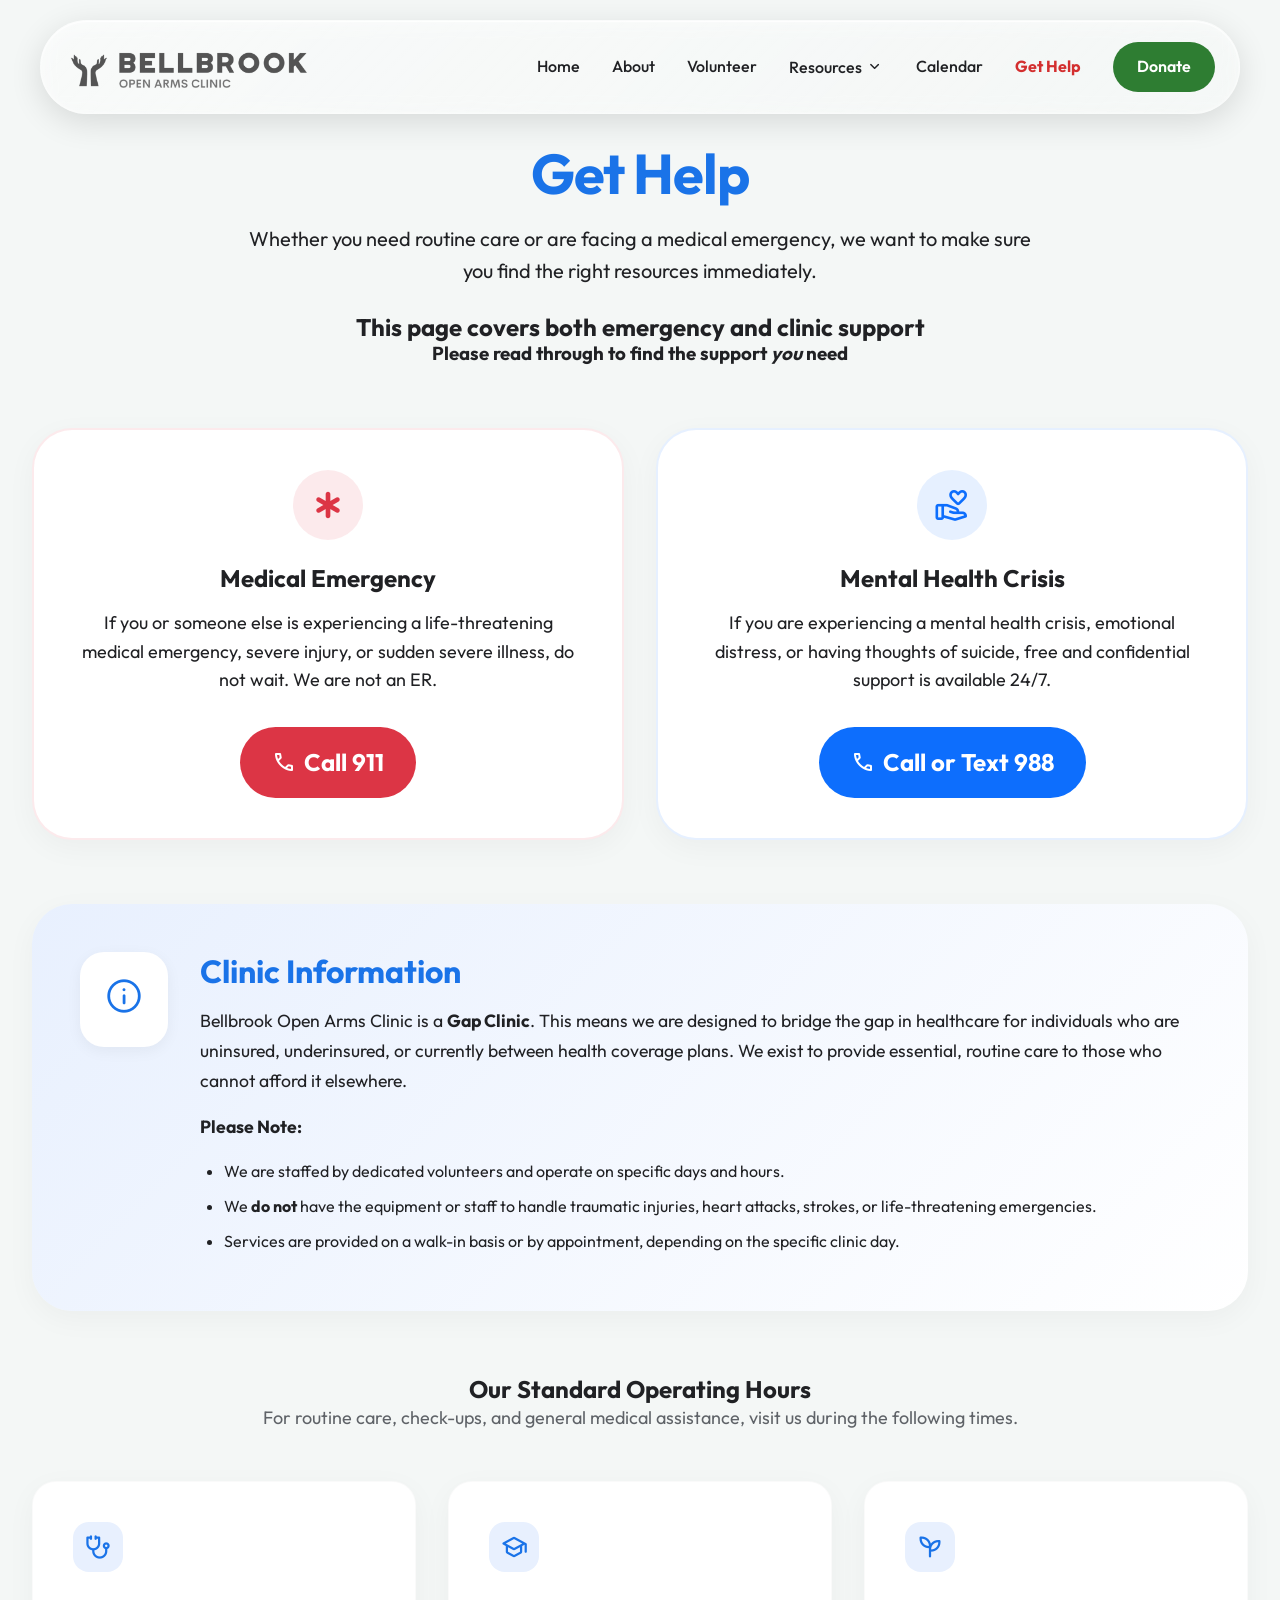
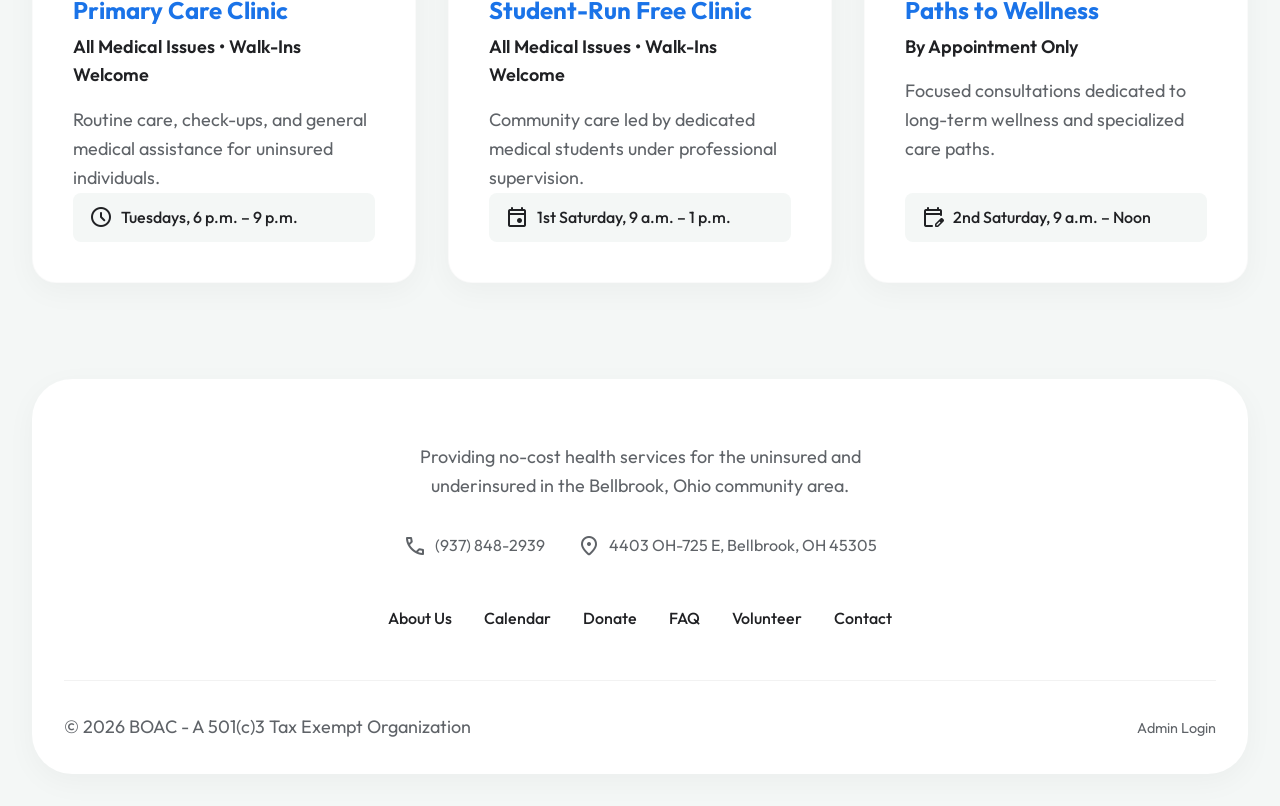
<file: help.html>
<!DOCTYPE html>
<html lang="en">
<head>
    <meta charset="UTF-8">
    <meta name="viewport" content="width=device-width, initial-scale=1.0">
    <title>Get Help | Bellbrook Open Arms Clinic</title>
   
    <link rel="preconnect" href="https://fonts.googleapis.com">
    <link rel="preconnect" href="https://fonts.gstatic.com" crossorigin>
    <link href="https://fonts.googleapis.com/css2?family=Outfit:wght@300;400;500;600;700&display=swap" rel="stylesheet">
    <link href="https://fonts.googleapis.com/css2?family=Material+Symbols+Rounded:opsz,wght,FILL,GRAD@48,400,0,0" rel="stylesheet">
   
    <link rel="stylesheet" href="assets/css/general.css">
    <link rel="stylesheet" href="assets/css/navbar.css">
    <link rel="stylesheet" href="assets/css/footer.css">

    <style>
        /* Base Page Layout */
        main { 
            padding-top: 140px; 
            max-width: 1400px; 
            margin: 0 auto; 
            padding-inline: 2rem; 
            padding-bottom: 4rem;
        }

        /* Page Header */
        .page-header {
            text-align: center;
            margin-bottom: 4rem;
            max-width: 800px;
            margin-inline: auto;
        }
        .page-header h1 {
            font-size: clamp(2.5rem, 5vw, 3.5rem);
            letter-spacing: -0.02em;
            margin-bottom: 1rem;
            color: var(--primary, #2c3e50); /* Fallback colors in case general.css is missing them */
        }
        .page-header p {
            font-size: 1.25rem;
            color: var(--text-main, #555);
        }

        /* Emergency Cards Section */
        .emergency-section {
            margin-bottom: 4rem;
        }
        .emergency-grid {
            display: grid;
            grid-template-columns: repeat(auto-fit, minmax(300px, 1fr));
            gap: 2rem;
        }
        .emergency-card {
            background: var(--surface-color, #ffffff);
            padding: 2.5rem;
            border-radius: var(--radius-lg, 24px);
            box-shadow: var(--shadow-soft, 0 8px 30px rgba(0,0,0,0.04));
            border: 2px solid rgba(220, 53, 69, 0.1);
            text-align: center;
            transition: transform 0.3s ease, box-shadow 0.3s ease;
            display: flex;
            flex-direction: column;
            align-items: center;
        }
        .emergency-card:hover {
            transform: translateY(-5px);
            box-shadow: 0 12px 40px rgba(220, 53, 69, 0.15);
        }
        .emergency-card.crisis {
            border-color: rgba(13, 110, 253, 0.1);
        }
        .emergency-card.crisis:hover {
            box-shadow: 0 12px 40px rgba(13, 110, 253, 0.15);
        }
        .emergency-icon {
            width: 70px;
            height: 70px;
            border-radius: 50%;
            display: flex;
            align-items: center;
            justify-content: center;
            margin-bottom: 1.5rem;
        }
        .medical-icon {
            background: rgba(220, 53, 69, 0.1);
            color: #dc3545;
        }
        .crisis-icon {
            background: rgba(13, 110, 253, 0.1);
            color: #0d6efd;
        }
        .emergency-icon span {
            font-size: 36px;
        }
        .emergency-card h2 {
            font-size: 1.5rem;
            margin-bottom: 1rem;
        }
        .emergency-card p {
            margin-bottom: 2rem;
            color: var(--text-main, #555);
            line-height: 1.6;
        }
        .emergency-number {
            display: inline-flex;
            align-items: center;
            gap: 0.5rem;
            background: #dc3545;
            color: white;
            font-size: 1.5rem;
            font-weight: 700;
            padding: 1rem 2rem;
            border-radius: 50px;
            text-decoration: none;
            transition: background 0.2s ease;
            margin-top: auto;
        }
        .emergency-number:hover {
            background: #bb2d3b;
        }
        .crisis .emergency-number {
            background: #0d6efd;
        }
        .crisis .emergency-number:hover {
            background: #0b5ed7;
        }

        /* Gap Clinic Info Card */
        .gap-info-card {
            background: linear-gradient(135deg, var(--primary-light, #e9f2ff), #ffffff);
            padding: 3rem;
            border-radius: var(--radius-lg, 24px);
            box-shadow: var(--shadow-soft, 0 8px 30px rgba(0,0,0,0.04));
            margin-bottom: 4rem;
            display: flex;
            gap: 2rem;
            align-items: flex-start;
        }
        .gap-info-icon {
            background: white;
            padding: 1.5rem;
            border-radius: var(--radius-md, 16px);
            color: var(--primary, #0056b3);
            box-shadow: 0 4px 15px rgba(0,0,0,0.05);
        }
        .gap-info-icon span {
            font-size: 40px;
        }
        .gap-info-content h2 {
            font-size: 2rem;
            margin-bottom: 1rem;
            color: var(--primary, #0056b3);
        }
        .gap-info-content p {
            font-size: 1.1rem;
            line-height: 1.7;
            color: var(--text-main, #444);
            margin-bottom: 1rem;
        }
        .gap-info-content ul {
            margin-top: 1rem;
            padding-left: 1.5rem;
            color: var(--text-main, #444);
            line-height: 1.7;
        }
        .gap-info-content li {
            margin-bottom: 0.5rem;
        }

        /* Hours Grid Reused from Index */
        .section-header { text-align: center; margin-bottom: 3rem; }
        .hours-grid { display: grid; grid-template-columns: repeat(auto-fit, minmax(300px, 1fr)); gap: 2rem; }
        .hour-card { background: var(--surface-color, #ffffff); padding: 2.5rem; border-radius: var(--radius-md, 16px); box-shadow: var(--shadow-soft, 0 8px 30px rgba(0,0,0,0.04)); transition: transform 0.3s ease, box-shadow 0.3s ease; border: 1px solid rgba(0,0,0,0.02); display: flex; flex-direction: column; height: 100%; }
        .hour-card:hover { transform: translateY(-8px); box-shadow: 0 12px 40px rgba(0,0,0,0.08); }
        .card-icon { width: 50px; height: 50px; background: var(--primary-light, #e9f2ff); color: var(--primary, #0056b3); border-radius: 16px; display: flex; align-items: center; justify-content: center; margin-bottom: 1.5rem; }
        .card-icon span { font-size: 28px; }
        .hour-card h3 { font-size: 1.5rem; margin-bottom: 0.5rem; color: var(--primary, #0056b3); }
        .hour-card .audience { font-weight: 600; margin-bottom: 1rem; color: var(--text-main, #555); }
        .hour-card .time { display: inline-flex; align-items: center; gap: 0.5rem; background: var(--bg-color, #f8f9fa); padding: 0.75rem 1rem; border-radius: 8px; font-weight: 500; margin-top: auto; }

        @media (max-width: 768px) {
            .gap-info-card {
                flex-direction: column;
                padding: 2rem;
                text-align: center;
                align-items: center;
            }
            .gap-info-content ul {
                text-align: left;
            }
        }

        /* Simple animation utility classes */
        .slide-up { opacity: 0; transform: translateY(30px); transition: all 0.8s ease-out; }
        .slide-up.visible { opacity: 1; transform: translateY(0); }
    </style>
</head>
<body>
    <header class="island-nav">
        <div class="nav-container">
            <a href="index.html" class="logo-icon" aria-label="Bellbrook Open Arms Clinic Home">
                 <img src="assets/images/logo.png" width="250" alt="BOAC Logo">
            </a>
           
            <nav class="desktop-menu" aria-label="Main Navigation">
                <a href="index.html">Home</a>
                <a href="about.html">About</a>
                <a href="volunteer.html">Volunteer</a>
               
                <div class="dropdown">
                    <button class="dropdown-toggle" aria-haspopup="true" aria-expanded="false">
                        Resources <span class="material-symbols-rounded" style="font-size: 1.2rem;">expand_more</span>
                    </button>
                    <div class="dropdown-menu" role="menu">
                        <a href="articles.html" role="menuitem">Articles</a>
                        <a href="podcasts.html" role="menuitem">Podcasts</a>
                    </div>
                </div>

                <a href="calendar.html">Calendar</a>
                <a href="help.html" class="get-help">Get Help</a>
                <a href="donate.html" class="btn-donate">Donate</a>
            </nav>

            <button class="mobile-toggle" aria-label="Toggle navigation menu" aria-expanded="false">
                <span class="material-symbols-rounded icon-menu">menu</span>
                <span class="material-symbols-rounded icon-close">close</span>
            </button>
        </div>
    </header>

    <div class="mobile-overlay" aria-hidden="true">
        <nav class="mobile-menu">
            <a href="index.html" style="transition-delay: 0.1s">Home</a>
            <a href="about.html" style="transition-delay: 0.15s">About</a>
            <a href="volunteer.html" style="transition-delay: 0.2s">Volunteer</a>
           
            <div class="dropdown" style="transition-delay: 0.25s">
                <button class="dropdown-toggle" aria-haspopup="true" aria-expanded="false">
                    Resources <span class="material-symbols-rounded">expand_more</span>
                </button>
                <div class="dropdown-menu">
                    <a href="articles.html">Articles</a>
                    <a href="podcasts.html">Podcasts</a>
                </div>
            </div>

            <a href="calendar.html" style="transition-delay: 0.3s">Calendar</a>
            <a href="donate.html" class="btn-donate" style="transition-delay: 0.35s">Donate</a>
            <a href="help.html" class="get-help" style="transition-delay: 0.4s">Get Help</a>
        </nav>
    </div>

    <main>
        <section class="page-header slide-up">
            <h1>Get Help</h1>
            <p>Whether you need routine care or are facing a medical emergency, we want to make sure you find the right resources immediately.</p>
      <br>
            <h2>This page covers both emergency and clinic support</h2>
            <h3>Please read through to find the support <i>you</i> need</h3>
        </section>

        <section class="emergency-section slide-up">
            <div class="emergency-grid">
                <div class="emergency-card">
                    <div class="emergency-icon medical-icon">
                        <span class="material-symbols-rounded">emergency</span>
                    </div>
                    <h2>Medical Emergency</h2>
                    <p>If you or someone else is experiencing a life-threatening medical emergency, severe injury, or sudden severe illness, do not wait. We are not an ER.</p>
                    <a href="tel:911" class="emergency-number">
                        <span class="material-symbols-rounded">call</span> Call 911
                    </a>
                </div>

                <div class="emergency-card crisis">
                    <div class="emergency-icon crisis-icon">
                        <span class="material-symbols-rounded">volunteer_activism</span>
                    </div>
                    <h2>Mental Health Crisis</h2>
                    <p>If you are experiencing a mental health crisis, emotional distress, or having thoughts of suicide, free and confidential support is available 24/7.</p>
                    <a href="tel:988" class="emergency-number">
                        <span class="material-symbols-rounded">call</span> Call or Text 988
                    </a>
                </div>
            </div>
        </section>

        <section class="gap-info-section slide-up">
            <div class="gap-info-card">
                <div class="gap-info-icon">
                    <span class="material-symbols-rounded">info</span>
                </div>
                <div class="gap-info-content">
                    <h2>Clinic Information</h2>
                    <p>Bellbrook Open Arms Clinic is a <strong>Gap Clinic</strong>. This means we are designed to bridge the gap in healthcare for individuals who are uninsured, underinsured, or currently between health coverage plans. We exist to provide essential, routine care to those who cannot afford it elsewhere.</p>
                    <p><strong>Please Note:</strong></p>
                    <ul>
                        <li>We are staffed by dedicated volunteers and operate on specific days and hours.</li>
                        <li>We <strong>do not</strong> have the equipment or staff to handle traumatic injuries, heart attacks, strokes, or life-threatening emergencies.</li>
                        <li>Services are provided on a walk-in basis or by appointment, depending on the specific clinic day.</li>
                    </ul>
                </div>
            </div>
        </section>

        <section class="hours-section slide-up">
            <div class="section-header">
                <h2>Our Standard Operating Hours</h2>
                <p>For routine care, check-ups, and general medical assistance, visit us during the following times.</p>
            </div>
           
            <div class="hours-grid">
                <div class="hour-card">
                    <div class="card-icon"><span class="material-symbols-rounded">stethoscope</span></div>
                    <h3>Primary Care Clinic</h3>
                    <p class="audience">All Medical Issues • Walk-Ins Welcome</p>
                    <p>Routine care, check-ups, and general medical assistance for uninsured individuals.</p>
                    <div class="time">
                        <span class="material-symbols-rounded">schedule</span>
                        Tuesdays, 6 p.m. – 9 p.m.
                    </div>
                </div>

                <div class="hour-card">
                    <div class="card-icon"><span class="material-symbols-rounded">school</span></div>
                    <h3>Student-Run Free Clinic</h3>
                    <p class="audience">All Medical Issues • Walk-Ins Welcome</p>
                    <p>Community care led by dedicated medical students under professional supervision.</p>
                    <div class="time">
                        <span class="material-symbols-rounded">event</span>
                        1st Saturday, 9 a.m. – 1 p.m.
                    </div>
                </div>

                <div class="hour-card">
                    <div class="card-icon"><span class="material-symbols-rounded">psychiatry</span></div>
                    <h3>Paths to Wellness</h3>
                    <p class="audience">By Appointment Only</p>
                    <p>Focused consultations dedicated to long-term wellness and specialized care paths.</p>
                    <div class="time">
                        <span class="material-symbols-rounded">edit_calendar</span>
                        2nd Saturday, 9 a.m. – Noon
                    </div>
                </div>
            </div>
        </section>
    </main>

    <div class="footer-wrapper">
        <footer class="island-footer">
            <div class="footer-content">
                <div class="footer-brand">
                    <p>Providing no-cost health services for the uninsured and underinsured in the Bellbrook, Ohio community area.</p>
                </div>
               
                <div class="footer-contact">
                    <p><span class="material-symbols-rounded">phone</span> (937) 848-2939</p>
                    <p><span class="material-symbols-rounded">location_on</span> 4403 OH-725 E, Bellbrook, OH 45305</p>
                </div>
               
                <div class="footer-links">
                    <a href="about.html">About Us</a>
                    <a href="calendar.html">Calendar</a>
                    <a href="donate.html">Donate</a>
                    <a href="faq.html">FAQ</a>
                    <a href="volunteer.html">Volunteer</a>
                    <a href="contact.html">Contact</a>
                </div>
            </div>
            <div class="footer-bottom">
                <p>&copy; 2026 BOAC - A 501(c)3 Tax Exempt Organization</p>
                <div class="legal-links">
                    <a href="adminlogin.html">Admin Login</a>
                </div>
            </div>
        </footer>
    </div>

    <svg style="width: 0; height: 0; position: absolute;" aria-hidden="true" focusable="false">
        <filter id="liquid-glass-refraction" color-interpolation-filters="sRGB">
            <feTurbulence type="fractalNoise" baseFrequency="0.05" numOctaves="1" result="noise" />
            <feGaussianBlur in="noise" stdDeviation="1" result="blurredNoise" />
            <feDisplacementMap in="SourceGraphic" in2="blurredNoise" scale="8" xChannelSelector="R" yChannelSelector="G" result="displacement" />
        </filter>
    </svg>

    <script src="assets/js/navbar.js"></script>

    <script>
        document.addEventListener('DOMContentLoaded', () => {
            const scrollObserver = new IntersectionObserver((entries, observer) => {
                entries.forEach(entry => {
                    if (entry.isIntersecting) {
                        entry.target.classList.add('visible');
                        observer.unobserve(entry.target);
                    }
                });
            }, { threshold: 0.15 });

            document.querySelectorAll('.slide-up').forEach(el => scrollObserver.observe(el));
        });
    </script>
</body>
</html>
</file>
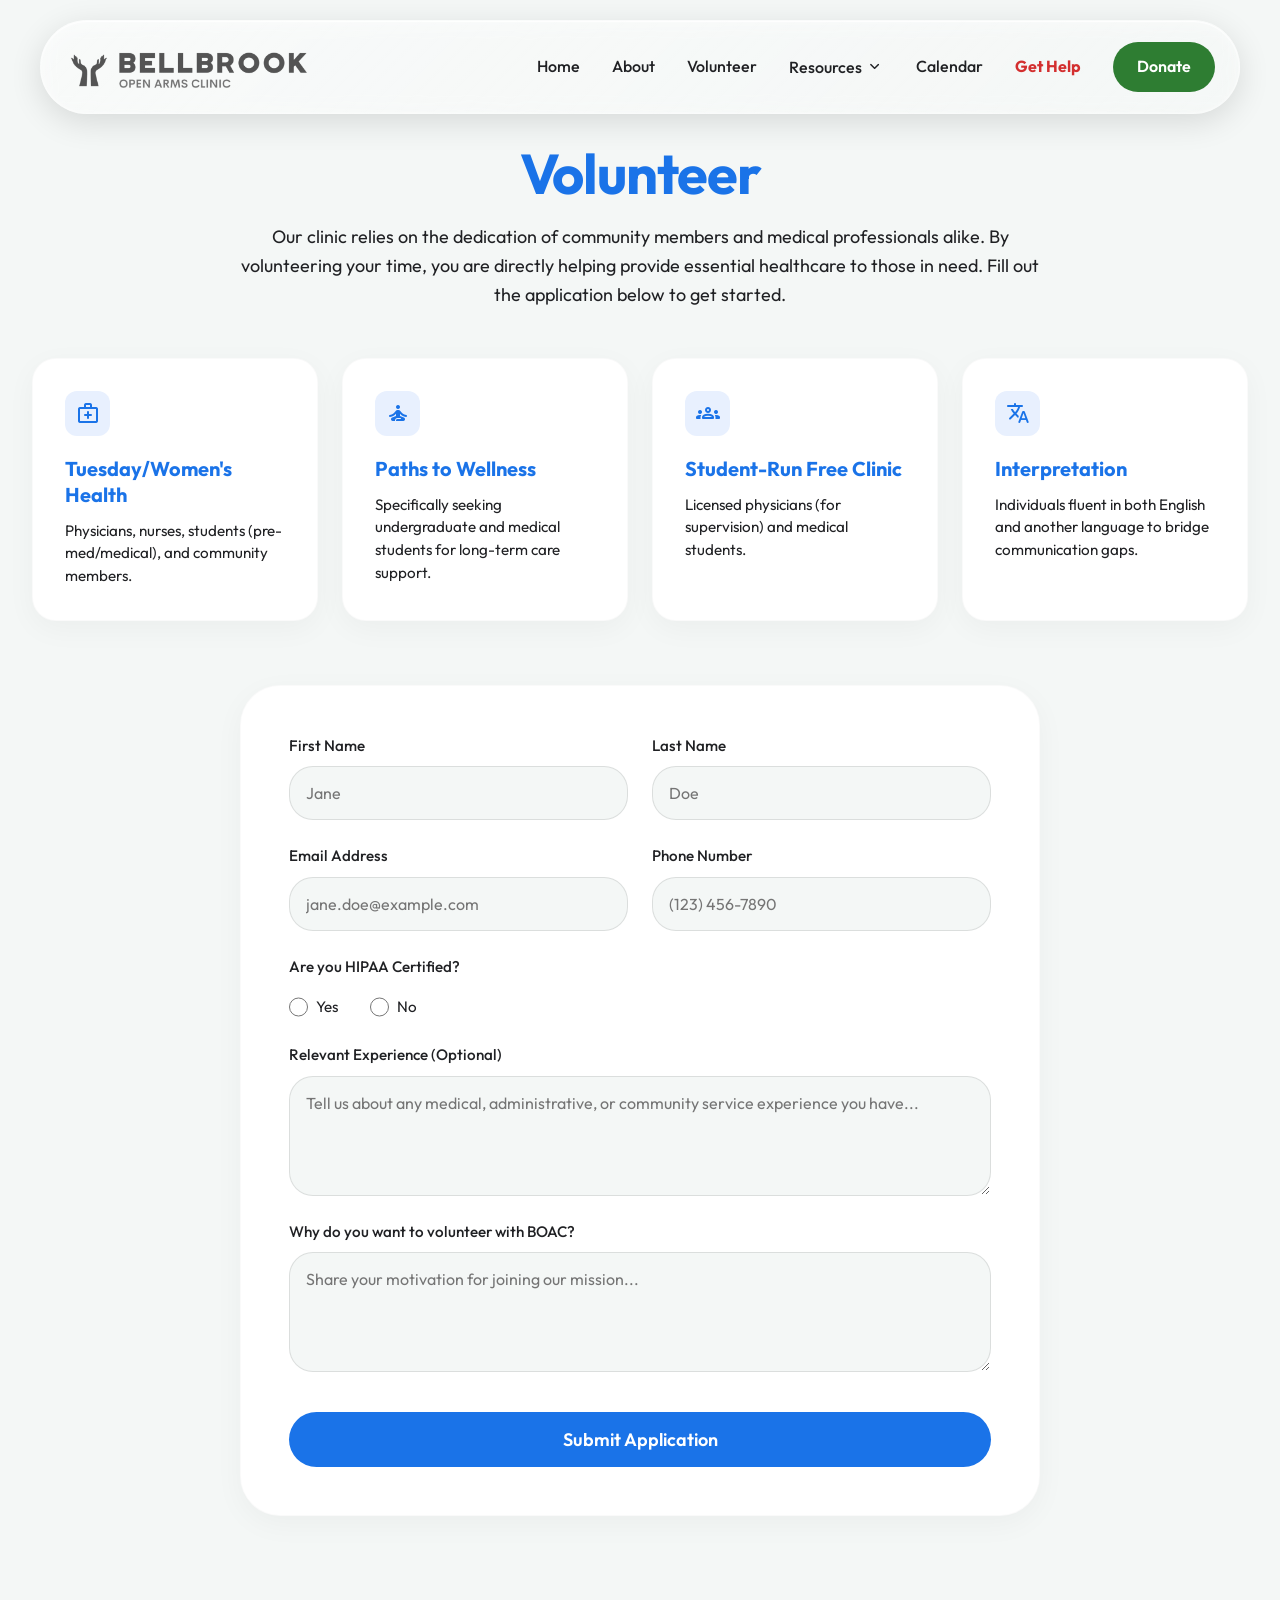
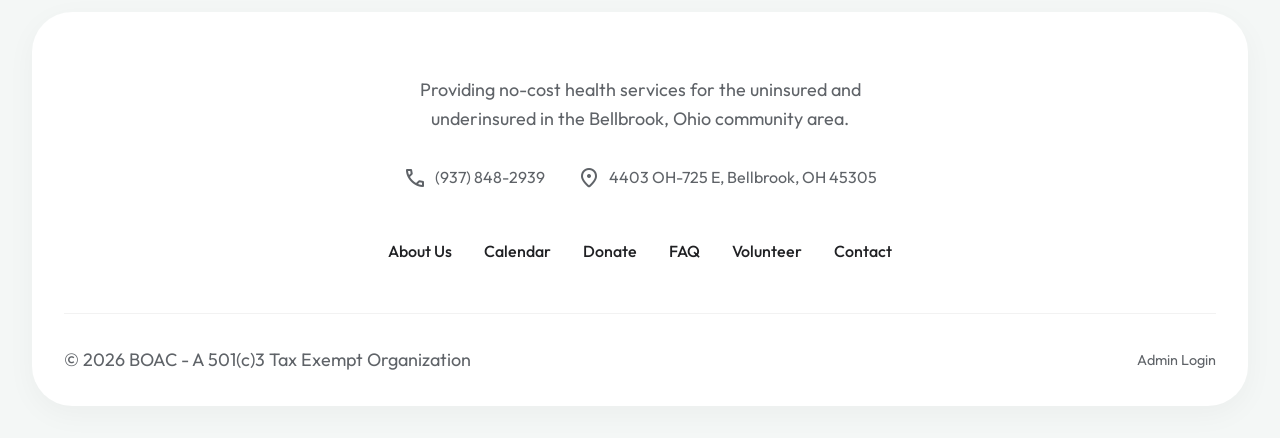
<file: volunteer.html>
<!DOCTYPE html>
<html lang="en">
<head>
    <meta charset="UTF-8">
    <meta name="viewport" content="width=device-width, initial-scale=1.0">
    <title>Volunteer | Bellbrook Open Arms Clinic</title>
   
    <link rel="preconnect" href="https://fonts.googleapis.com">
    <link rel="preconnect" href="https://fonts.gstatic.com" crossorigin>
    <link href="https://fonts.googleapis.com/css2?family=Outfit:wght@300;400;500;600;700&display=swap" rel="stylesheet">
    <link href="https://fonts.googleapis.com/css2?family=Material+Symbols+Rounded:opsz,wght,FILL,GRAD@48,400,0,0" rel="stylesheet">
   
    <link rel="stylesheet" href="assets/css/general.css">
    <link rel="stylesheet" href="assets/css/navbar.css">
    <link rel="stylesheet" href="assets/css/footer.css">

    <style>
        main { padding-top: 140px; max-width: 1400px; margin: 0 auto; padding-inline: 2rem; padding-bottom: 4rem; }
        
        .page-header {
            text-align: center;
            max-width: 800px;
            margin: 0 auto 3rem auto;
        }
        .page-header h1 {
            font-size: clamp(2.5rem, 5vw, 3.5rem);
            letter-spacing: -0.02em;
            margin-bottom: 1rem;
            color: var(--primary);
        }
        .page-header p {
            font-size: 1.125rem;
            color: var(--text-main);
            line-height: 1.6;
        }

        /* Island Form Container */
        .volunteer-container {
            background: var(--surface-color, #ffffff);
            max-width: 800px;
            margin: 0 auto;
            padding: 3rem;
            border-radius: var(--radius-lg, 24px);
            box-shadow: var(--shadow-soft, 0 10px 40px rgba(0,0,0,0.05));
            border: 1px solid rgba(0,0,0,0.02);
        }

        .volunteer-form {
            display: grid;
            gap: 1.5rem;
        }

        .form-row {
            display: grid;
            grid-template-columns: 1fr 1fr;
            gap: 1.5rem;
        }

        .form-group {
            display: flex;
            flex-direction: column;
            gap: 0.5rem;
        }

        .form-group label {
            font-weight: 500;
            font-size: 0.95rem;
            color: var(--text-main);
        }

        .form-group input[type="text"],
        .form-group input[type="email"],
        .form-group input[type="tel"],
        .form-group textarea {
            width: 100%;
            padding: 1rem;
            border: 1px solid rgba(0,0,0,0.1);
            border-radius: var(--radius-md, 12px);
            font-family: inherit;
            font-size: 1rem;
            background: var(--bg-color, #f8f9fa);
            transition: all 0.3s ease;
        }

        .form-group input:focus,
        .form-group textarea:focus {
            outline: none;
            border-color: var(--primary);
            background: #ffffff;
            box-shadow: 0 0 0 4px var(--primary-light, rgba(0, 123, 255, 0.1));
        }

        .form-group textarea {
            resize: vertical;
            min-height: 120px;
        }

        /* Radio Buttons Styling */
        .radio-group-container {
            display: flex;
            gap: 2rem;
            margin-top: 0.5rem;
        }

        .radio-label {
            display: flex;
            align-items: center;
            gap: 0.5rem;
            cursor: pointer;
            font-weight: 400 !important;
        }

        .radio-label input[type="radio"] {
            width: 1.2rem;
            height: 1.2rem;
            accent-color: var(--primary);
        }

        .submit-btn {
            margin-top: 1rem;
            padding: 1rem 2rem;
            background: var(--primary);
            color: white;
            border: none;
            border-radius: 50px;
            font-size: 1.125rem;
            font-weight: 600;
            cursor: pointer;
            transition: transform 0.2s ease, box-shadow 0.2s ease;
            width: 100%;
        }

        .submit-btn:hover {
            transform: translateY(-2px);
            box-shadow: var(--shadow-hover, 0 8px 25px rgba(0,0,0,0.1));
        }

        /* Simple animation utility classes */
        .slide-up { opacity: 0; transform: translateY(30px); transition: all 0.8s ease-out; }
        .slide-up.visible { opacity: 1; transform: translateY(0); }

        @media (max-width: 768px) {
            .form-row { grid-template-columns: 1fr; gap: 1.5rem; }
            .volunteer-container { padding: 2rem 1.5rem; }
        }
        /* Opportunities Section Styles */
.opportunities-section {
    margin-bottom: 4rem;
}

.opportunities-grid {
    display: grid;
    grid-template-columns: repeat(auto-fit, minmax(260px, 1fr));
    gap: 1.5rem;
}

.opp-card {
    background: var(--surface-color);
    padding: 2rem;
    border-radius: var(--radius-md);
    box-shadow: var(--shadow-soft);
    border: 1px solid rgba(0,0,0,0.02);
    display: flex;
    flex-direction: column;
    transition: var(--transition-snappy);
}

.opp-card:hover {
    transform: translateY(-5px);
    box-shadow: var(--shadow-hover);
}

.opp-icon {
    width: 45px;
    height: 45px;
    background: var(--primary-light);
    color: var(--primary);
    border-radius: 12px;
    display: flex;
    align-items: center;
    justify-content: center;
    margin-bottom: 1.25rem;
}

.opp-icon span {
    font-size: 24px;
}

.opp-card h3 {
    font-size: 1.25rem;
    margin-bottom: 0.75rem;
    color: var(--primary);
    line-height: 1.3;
}

.opp-card p {
    font-size: 0.95rem;
    line-height: 1.5;
    color: var(--text-main);
    margin: 0;
}

@media (max-width: 768px) {
    .opportunities-grid {
        grid-template-columns: 1fr;
    }
}
    </style>
</head>
<body>
    <header class="island-nav">
        <div class="nav-container">
            <a href="index.html" class="logo-icon" aria-label="Bellbrook Open Arms Clinic Home">
                 <img src="assets/images/logo.png" width="250" alt="BOAC Logo">
            </a>
           
            <nav class="desktop-menu" aria-label="Main Navigation">
                <a href="index.html">Home</a>
                <a href="about.html">About</a>
                <a href="volunteer.html">Volunteer</a>
               
                <div class="dropdown">
                    <button class="dropdown-toggle" aria-haspopup="true" aria-expanded="false">
                        Resources <span class="material-symbols-rounded" style="font-size: 1.2rem;">expand_more</span>
                    </button>
                    <div class="dropdown-menu" role="menu">
                        <a href="articles.html" role="menuitem">Articles</a>
                        <a href="podcasts.html" role="menuitem">Podcasts</a>
                    </div>
                </div>

                <a href="calendar.html">Calendar</a>
                <a href="help.html" class="get-help">Get Help</a>
                <a href="donate.html" class="btn-donate">Donate</a>
            </nav>

            <button class="mobile-toggle" aria-label="Toggle navigation menu" aria-expanded="false">
                <span class="material-symbols-rounded icon-menu">menu</span>
                <span class="material-symbols-rounded icon-close">close</span>
            </button>
        </div>
    </header>

    <div class="mobile-overlay" aria-hidden="true">
        <nav class="mobile-menu">
            <a href="index.html" style="transition-delay: 0.1s">Home</a>
            <a href="about.html" style="transition-delay: 0.15s">About</a>
            <a href="volunteer.html" style="transition-delay: 0.2s">Volunteer</a>
           
            <div class="dropdown" style="transition-delay: 0.25s">
                <button class="dropdown-toggle" aria-haspopup="true" aria-expanded="false">
                    Resources <span class="material-symbols-rounded">expand_more</span>
                </button>
                <div class="dropdown-menu">
                    <a href="articles.html">Articles</a>
                    <a href="podcasts.html">Podcasts</a>
                </div>
            </div>

            <a href="calendar.html" style="transition-delay: 0.3s">Calendar</a>
            <a href="donate.html" class="btn-donate" style="transition-delay: 0.35s">Donate</a>
            <a href="help.html" class="get-help" style="transition-delay: 0.4s">Get Help</a>
        </nav>
    </div>

    <main>
        <div class="page-header slide-up">
            <h1>Volunteer</h1>
            <p>Our clinic relies on the dedication of community members and medical professionals alike. By volunteering your time, you are directly helping provide essential healthcare to those in need. Fill out the application below to get started.</p>
        </div>
<section class="opportunities-section slide-up">
    <div class="opportunities-grid">
        <div class="opp-card">
            <div class="opp-icon"><span class="material-symbols-rounded">medical_services</span></div>
            <h3>Tuesday/Women's Health</h3>
            <p>Physicians, nurses, students (pre-med/medical), and community members.</p>
        </div>

        <div class="opp-card">
            <div class="opp-icon"><span class="material-symbols-rounded">self_improvement</span></div>
            <h3>Paths to Wellness</h3>
            <p>Specifically seeking undergraduate and medical students for long-term care support.</p>
        </div>

        <div class="opp-card">
            <div class="opp-icon"><span class="material-symbols-rounded">groups</span></div>
            <h3>Student-Run Free Clinic</h3>
            <p>Licensed physicians (for supervision) and medical students.</p>
        </div>

        <div class="opp-card">
            <div class="opp-icon"><span class="material-symbols-rounded">translate</span></div>
            <h3>Interpretation</h3>
            <p>Individuals fluent in both English and another language to bridge communication gaps.</p>
        </div>
    </div>
</section>
        <section class="volunteer-container slide-up">
            <form action="backend/process_volunteer.php" method="POST" class="volunteer-form">
                
                <div class="form-row">
                    <div class="form-group">
                        <label for="firstName">First Name</label>
                        <input type="text" id="firstName" name="firstName" placeholder="Jane" required>
                    </div>
                    <div class="form-group">
                        <label for="lastName">Last Name</label>
                        <input type="text" id="lastName" name="lastName" placeholder="Doe" required>
                    </div>
                </div>

                <div class="form-row">
                    <div class="form-group">
                        <label for="email">Email Address</label>
                        <input type="email" id="email" name="email" placeholder="jane.doe@example.com" required>
                    </div>
                    <div class="form-group">
                        <label for="phone">Phone Number</label>
                        <input type="tel" id="phone" name="phone" placeholder="(123) 456-7890" required>
                    </div>
                </div>

                <div class="form-group">
                    <label>Are you HIPAA Certified?</label>
                    <div class="radio-group-container">
                        <label class="radio-label">
                            <input type="radio" name="hipaaCertified" value="Yes" required>
                            Yes
                        </label>
                        <label class="radio-label">
                            <input type="radio" name="hipaaCertified" value="No">
                            No
                        </label>
                    </div>
                </div>

                <div class="form-group">
                    <label for="experience">Relevant Experience (Optional)</label>
                    <textarea id="experience" name="experience" placeholder="Tell us about any medical, administrative, or community service experience you have..."></textarea>
                </div>

                <div class="form-group">
                    <label for="motive">Why do you want to volunteer with BOAC?</label>
                    <textarea id="motive" name="motive" placeholder="Share your motivation for joining our mission..." required></textarea>
                </div>

                <button type="submit" class="submit-btn">Submit Application</button>
            </form>
        </section>
    </main>

    <div class="footer-wrapper">
        <footer class="island-footer">
            <div class="footer-content">
                <div class="footer-brand">
                    <p>Providing no-cost health services for the uninsured and underinsured in the Bellbrook, Ohio community area.</p>
                </div>
               
                <div class="footer-contact">
                    <p><span class="material-symbols-rounded">phone</span> (937) 848-2939</p>
                    <p><span class="material-symbols-rounded">location_on</span> 4403 OH-725 E, Bellbrook, OH 45305</p>
                </div>
               
                <div class="footer-links">
                    <a href="about.html">About Us</a>
                    <a href="calendar.html">Calendar</a>
                    <a href="donate.html">Donate</a>
                    <a href="faq.html">FAQ</a>
                    <a href="volunteer.html">Volunteer</a>
                    <a href="contact.html">Contact</a>
                </div>
            </div>
            <div class="footer-bottom">
                <p>&copy; 2026 BOAC - A 501(c)3 Tax Exempt Organization</p>
                <div class="legal-links">
                    <a href="adminlogin.html">Admin Login</a>
                </div>
            </div>
        </footer>
    </div>

    <svg style="width: 0; height: 0; position: absolute;" aria-hidden="true" focusable="false">
        <filter id="liquid-glass-refraction" color-interpolation-filters="sRGB">
            <feTurbulence type="fractalNoise" baseFrequency="0.05" numOctaves="1" result="noise" />
            <feGaussianBlur in="noise" stdDeviation="1" result="blurredNoise" />
            <feDisplacementMap in="SourceGraphic" in2="blurredNoise" scale="8" xChannelSelector="R" yChannelSelector="G" result="displacement" />
        </filter>
    </svg>

    <script src="assets/js/navbar.js"></script>

    <script>
        document.addEventListener('DOMContentLoaded', () => {
            const scrollObserver = new IntersectionObserver((entries, observer) => {
                entries.forEach(entry => {
                    if (entry.isIntersecting) {
                        entry.target.classList.add('visible');
                        observer.unobserve(entry.target);
                    }
                });
            }, { threshold: 0.15 });

            document.querySelectorAll('.slide-up').forEach(el => scrollObserver.observe(el));
        });
    </script>
</body>
</html>
</file>
<file: assets/css/general.css>
/* --- CSS VARIABLES --- */
:root {
    --bg-color: #f4f7f6;
    --surface-color: #ffffff;
    --primary: #1a73e8;
    --primary-hover: #1557b0;
    --primary-light: #e8f0fe;
    --accent-red: #d32f2f;
    --accent-red-hover: #b71c1c;
    --text-main: #202124;
    --text-muted: #5f6368;
    --radius-sm: 12px;
    --radius-md: 24px;
    --radius-lg: 40px;
    --shadow-soft: 0 8px 30px rgba(0, 0, 0, 0.04);
    --shadow-hover: 0 12px 40px rgba(0, 0, 0, 0.08);
    --transition-snappy: all 0.4s cubic-bezier(0.2, 0.8, 0.2, 1);
}

/* --- RESET & ACCESSIBILITY --- */
* { margin: 0; padding: 0; box-sizing: border-box; }

body {
    font-family: 'Outfit', sans-serif;
    background-color: var(--bg-color);
    color: var(--text-main);
    line-height: 1.6;
    overflow-x: hidden;
}

a, button { text-decoration: none; color: inherit; font-family: inherit; }

*:focus-visible {
    outline: 3px solid var(--primary);
    outline-offset: 4px;
    border-radius: 4px;
}

/* --- TYPOGRAPHY --- */
h1, h2, h3, h4 { font-weight: 700; line-height: 1.2; }
p { color: var(--text-muted); font-size: 1.125rem; }

/* --- BUTTONS --- */
.btn-primary, .btn-secondary, .btn-donate {
    display: inline-flex; align-items: center; justify-content: center;
    padding: 0.75rem 1.5rem; border-radius: 50px; font-weight: 600;
    transition: var(--transition-snappy); cursor: pointer; border: none;
}
.btn-primary { background-color: var(--primary); color: white; }
.btn-primary:hover { background-color: var(--primary-hover); transform: translateY(-2px); box-shadow: 0 4px 15px rgba(26, 115, 232, 0.3); }
.btn-secondary { background-color: var(--surface-color); color: var(--primary); box-shadow: var(--shadow-soft); }
.btn-secondary:hover { background-color: var(--primary-light); transform: translateY(-2px); }
.btn-donate { background-color: #2e7d32; color: white; }
.btn-donate:hover { background-color: #1b5e20; transform: translateY(-2px); box-shadow: 0 4px 15px rgba(46, 125, 50, 0.3); }
</file>
<file: assets/css/navbar.css>
/* --- FLOATING ISLAND NAVBAR --- */
.island-nav {
    position: fixed; 
    top: 20px; 
    left: 50%; 
    transform: translateX(-50%);
    width: 95%; 
    max-width: 1200px;
    z-index: 1000;
    border-radius: 50px;
    background: linear-gradient(135deg, rgba(255, 255, 255, 0.4) 0%, rgba(255, 255, 255, 0.1) 100%);
    -webkit-backdrop-filter: blur(1px) saturate(180%);
    backdrop-filter: blur(8px) saturate(90%) url(#liquid-glass-refraction);
    box-shadow: inset 0 1px 1px rgba(255, 255, 255, 0.9), inset 0 -1px 1px rgba(255, 255, 255, 0.2), inset 0 4px 15px rgba(255, 255, 255, 0.3), 0 8px 32px rgba(0, 0, 0, 0.12);
    border: 1.5px solid rgba(255, 255, 255, 0.4);
}

.nav-container { display: flex; justify-content: space-between; align-items: center; padding: 0.75rem 1.5rem; }
.logo-icon { display: flex; align-items: center; }
.desktop-menu { display: flex; align-items: center; gap: 2rem; }
.desktop-menu a:not(.btn-primary, .btn-donate, .get-help), 
.desktop-menu button { font-weight: 500; font-size: 1rem; color: var(--text-main); background: transparent; border: none; cursor: pointer; transition: color 0.2s ease; }
.desktop-menu a:not(.btn-primary, .btn-donate, .get-help):hover, 
.desktop-menu button:hover { color: var(--primary); }

.get-help { color: var(--accent-red) !important; font-weight: 700 !important; }
.get-help:hover { color: var(--accent-red-hover) !important; }

/* Dropdown */
.dropdown { position: relative; }
.dropdown-toggle { display: flex; align-items: center; gap: 0.2rem; }
.dropdown-menu {
    position: absolute; top: 100%; left: 50%; transform: translateX(-50%) translateY(15px);
    background: var(--surface-color); box-shadow: var(--shadow-hover);
    border-radius: var(--radius-sm); padding: 0.5rem; min-width: 160px;
    opacity: 0; visibility: hidden; transition: var(--transition-snappy);
}
.dropdown.active .dropdown-menu { opacity: 1; visibility: visible; }
.dropdown-menu a { display: block; padding: 0.75rem 1rem; border-radius: 8px; }
.dropdown-menu a:hover { background: var(--primary-light); color: var(--primary); }

/* Mobile Toggle - FIXED */
.mobile-toggle { display: none; background: none; border: none; color: var(--text-main); cursor: pointer; z-index: 1001; position: relative; }
.icon-close { display: none; }
body.menu-open .icon-menu { display: none; }
body.menu-open .icon-close { display: block; }

/* --- MOBILE OVERLAY --- */
.mobile-overlay {
    position: fixed; top: 0; left: 0; width: 100%; height: 100vh;
    background: rgba(255, 255, 255, 0.98); backdrop-filter: blur(10px);
    z-index: 999; display: flex; align-items: center; justify-content: center;
    clip-path: circle(0px at calc(100% - 40px) 40px);
    transition: clip-path 0.6s cubic-bezier(0.77, 0, 0.175, 1);
}
body.menu-open .mobile-overlay { clip-path: circle(150% at calc(100% - 40px) 40px); }

.mobile-menu { display: flex; flex-direction: column; align-items: center; gap: 1.5rem; width: 100%; }
.mobile-menu > a, .mobile-menu > .dropdown > .dropdown-toggle {
    font-size: 1.75rem; font-weight: 600; opacity: 0; transform: translateY(20px);
    transition: all 0.4s ease forwards; text-align: center; border: none; background: transparent;
}
body.menu-open .mobile-menu > a, body.menu-open .mobile-menu > .dropdown > .dropdown-toggle { opacity: 1; transform: translateY(0); }

/* Better Mobile Dropdown Styling */
.mobile-menu .dropdown-menu {
    position: static;
    transform: none;
    box-shadow: none;
    display: none; 
    width: 90%;
    background: rgba(0, 0, 0, 0.03); /* Subtle indentation feel */
    border-radius: var(--radius-md);
    padding: 0.5rem;
    margin-top: 0.5rem;
}

.mobile-menu .dropdown.active .dropdown-menu {
    display: flex;
    flex-direction: column;
    gap: 0.5rem;
}

.mobile-menu .dropdown-menu a {
    font-size: 1.4rem; /* Slightly larger for thumb-tapping */
    color: var(--primary);
    padding: 0.6rem;
    font-weight: 500;
}
/* Responsive Media Query - FIXED */
@media (max-width: 968px) {
    .desktop-menu { display: none; }
    .mobile-toggle { display: block; }
    .mobile-menu .btn-donate {
        background-color: #28a745; /* Emerald Green */
        color: white !important;
        padding: 0.8rem 2.5rem;
        border-radius: 50px;
        margin-top: 1rem;
        box-shadow: 0 4px 15px rgba(40, 167, 69, 0.3);
    }
}
</file>
<file: assets/css/footer.css>
/* --- BIG ROUNDED ISLAND FOOTER --- */
.footer-wrapper { padding: 2rem; max-width: 1400px; margin: 0 auto; }
.island-footer {
    background: var(--surface-color); border-radius: var(--radius-lg);
    padding: 4rem 2rem 2rem; box-shadow: var(--shadow-soft);
}

.footer-content {
    display: flex; flex-direction: column; align-items: center;
    text-align: center; gap: 2rem; margin-bottom: 3rem;
}

.footer-brand { max-width: 500px; }
.footer-brand img { margin-bottom: 1rem; }

.footer-contact { display: flex; flex-wrap: wrap; justify-content: center; gap: 2rem; color: var(--text-muted); }
.footer-contact p { display: flex; align-items: center; justify-content: center; gap: 0.5rem; font-size: 1rem; }

.footer-links {
    display: flex; flex-wrap: wrap; justify-content: center; gap: 2rem;
    margin-top: 1rem; width: 100%;
}
.footer-links a { font-weight: 500; color: var(--text-main); transition: color 0.2s; }
.footer-links a:hover { color: var(--primary); }

.footer-bottom {
    display: flex; justify-content: space-between; align-items: center;
    padding-top: 2rem; border-top: 1px solid rgba(0,0,0,0.05); flex-wrap: wrap; gap: 1rem;
}
.legal-links a { color: var(--text-muted); font-size: 0.9rem; }
.legal-links a:hover { color: var(--primary); }

@media (max-width: 768px) {
    .footer-bottom { flex-direction: column; text-align: center; }
    .footer-contact { flex-direction: column; gap: 0.5rem; }
}
</file>
